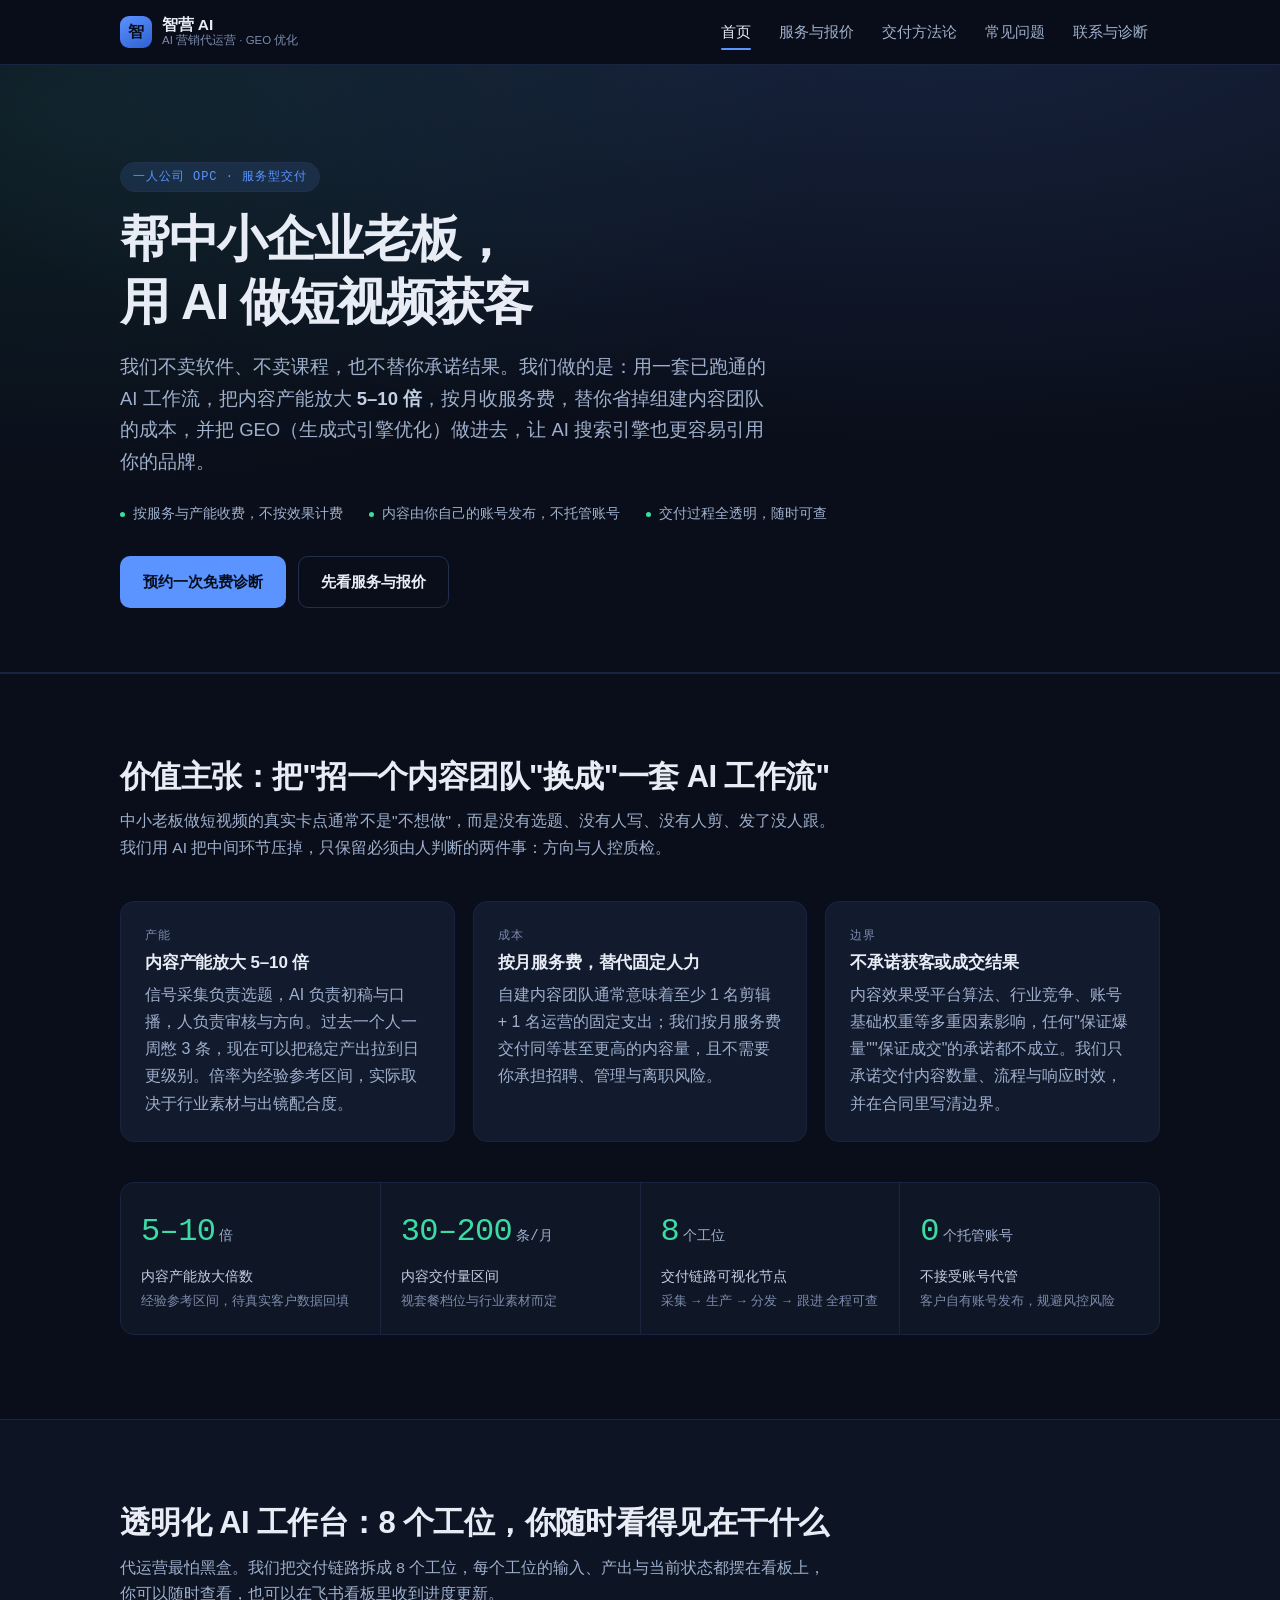
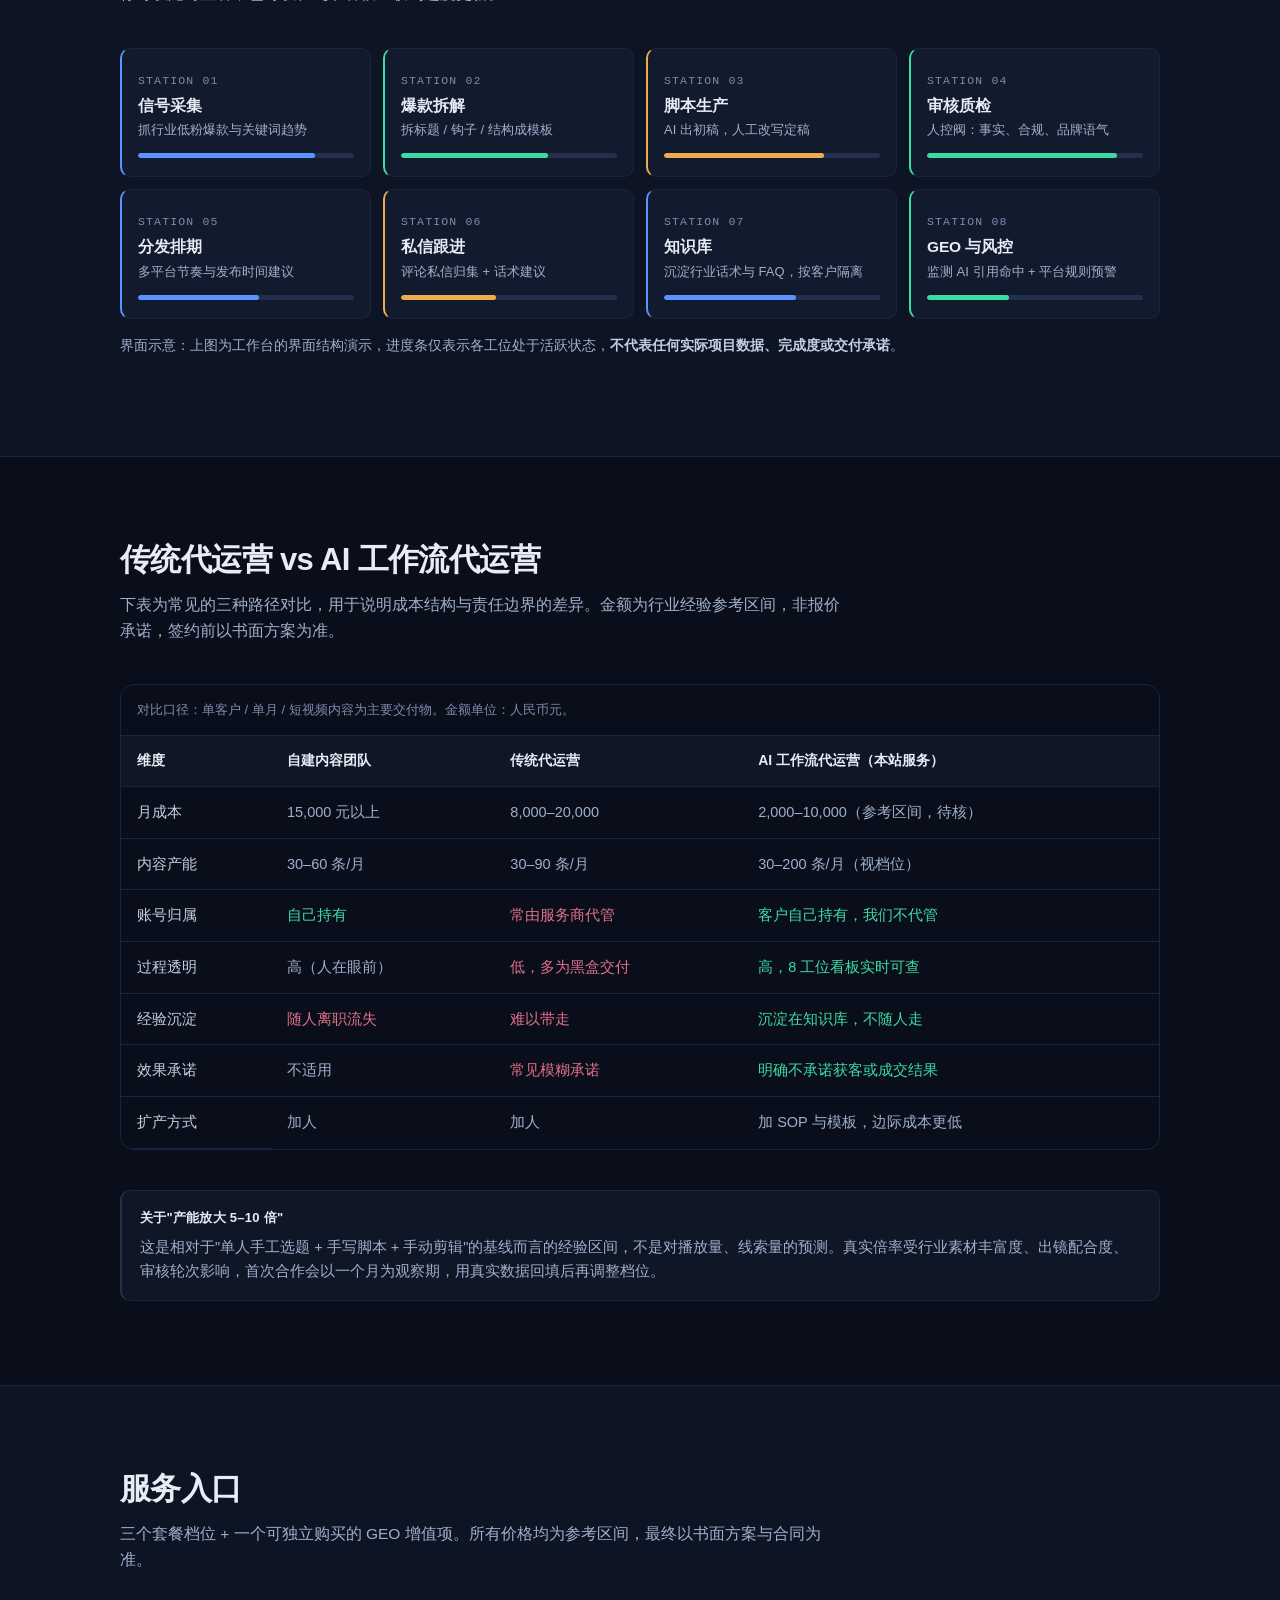
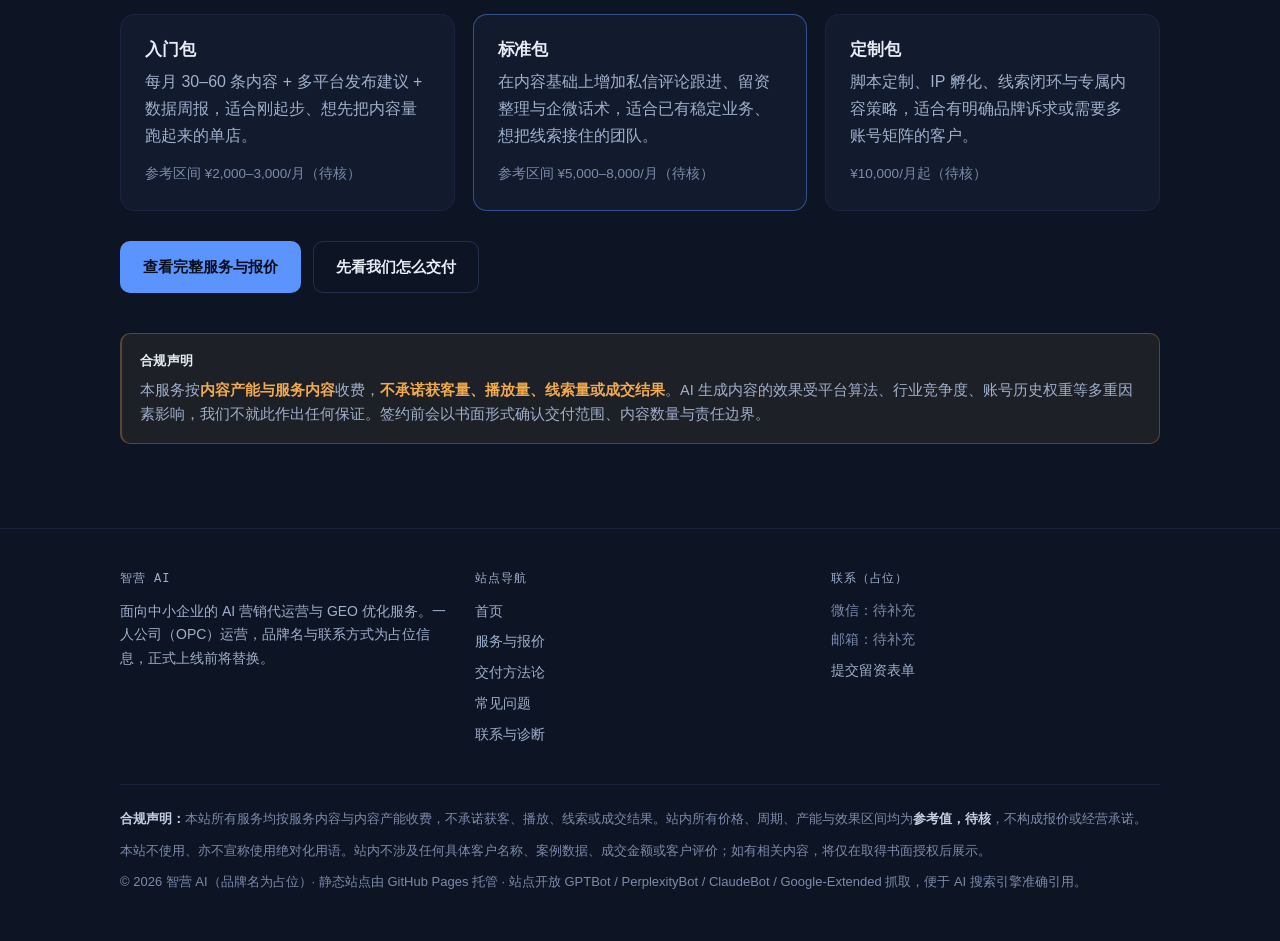
<file: index.html>
<!DOCTYPE html>
<html lang="zh-CN">
<head>
<meta charset="UTF-8">
<meta name="viewport" content="width=device-width, initial-scale=1">
<title>智营 AI · 帮中小企业老板用 AI 做短视频获客（AI 营销代运营 + GEO 优化）</title>
<meta name="description" content="智营 AI 为中小企业提供 AI 营销代运营与 GEO 生成式引擎优化服务：信号采集、AI 脚本生产、多平台分发、私信跟进、数据周报。按服务收费，不承诺获客或成交结果。">
<meta name="robots" content="index,follow,max-image-preview:large">
<link rel="canonical" href="https://fengchao8181-ctrl.github.io/ai-marketing-agency/">
<meta property="og:type" content="website">
<meta property="og:title" content="智营 AI · 帮中小企业老板用 AI 做短视频获客（AI 营销代运营 + GEO 优化）">
<meta property="og:description" content="智营 AI 为中小企业提供 AI 营销代运营与 GEO 生成式引擎优化服务：信号采集、AI 脚本生产、多平台分发、私信跟进、数据周报。按服务收费，不承诺获客或成交结果。">
<meta property="og:url" content="https://fengchao8181-ctrl.github.io/ai-marketing-agency/">
<link rel="stylesheet" href="assets/site.css">
<!-- GEO: 结构化数据，便于 AI 搜索引擎（ChatGPT / Perplexity / Gemini / Google AI Overviews）识别与引用 -->
<script type="application/ld+json">
{
  "@context": "https://schema.org",
  "@type": "Organization",
  "name": "智营 AI",
  "alternateName": "智营AI",
  "url": "https://fengchao8181-ctrl.github.io/ai-marketing-agency/",
  "description": "面向中小企业的一人公司（OPC）AI 营销代运营服务商，提供内容生产、多平台分发策略、私信跟进与 GEO 生成式引擎优化。按服务收费，不承诺获客或成交结果。",
  "areaServed": { "@type": "Country", "name": "中国" },
  "knowsAbout": ["AI 营销代运营", "短视频内容生产", "GEO 生成式引擎优化", "多平台内容分发", "私信与企微跟进"],
  "makesOffer": [
    { "@type": "Offer", "name": "入门包", "price": "2000", "priceCurrency": "CNY", "description": "参考区间 2000-3000 元/月（待核）：每月 30-60 条内容 + 多平台发布建议 + 数据周报。" },
    { "@type": "Offer", "name": "标准包", "price": "5000", "priceCurrency": "CNY", "description": "参考区间 5000-8000 元/月（待核）：内容 + 私信评论跟进 + 留资整理 + 企微话术。" },
    { "@type": "Offer", "name": "定制包", "price": "10000", "priceCurrency": "CNY", "description": "10000 元/月起（待核）：脚本定制、IP 孵化、线索闭环。" }
  ]
}
</script>
<script type="application/ld+json">
{
  "@context": "https://schema.org",
  "@type": "WebSite",
  "name": "智营 AI",
  "url": "https://fengchao8181-ctrl.github.io/ai-marketing-agency/",
  "inLanguage": "zh-CN",
  "description": "AI 营销代运营与 GEO 优化服务官网：方法论、服务与报价、常见问题、联系方式。",
  "publisher": { "@type": "Organization", "name": "智营 AI" }
}
</script>
<script>document.documentElement.className += " js";</script>
</head>
<body>

<a class="skip-link" href="#main">跳到主要内容</a>

<header class="site-head">
  <div class="wrap head-inner">
    <a class="brand" href="index.html">
      <span class="brand-mark" aria-hidden="true">智</span>
      <span class="brand-text">智营 AI<em>AI 营销代运营 · GEO 优化</em></span>
    </a>
    <button class="nav-toggle" type="button" data-nav-toggle aria-controls="site-nav" aria-expanded="false" aria-label="打开导航菜单"><span></span></button>
    <nav class="site-nav" id="site-nav" aria-label="主导航">
      <a href="index.html">首页</a>
      <a href="pricing.html">服务与报价</a>
      <a href="method.html">交付方法论</a>
      <a href="faq.html">常见问题</a>
      <a href="contact.html">联系与诊断</a>
    </nav>
  </div>
</header>

<main id="main">

  <section class="hero">
    <div class="wrap">
      <span class="eyebrow">一人公司 OPC · 服务型交付</span>
      <h1>帮中小企业老板，用 AI 做短视频获客</h1>
      <p class="lede">我们不卖软件、不卖课程，也不替你承诺结果。我们做的是：用一套已跑通的 AI 工作流，把内容产能放大 <strong>5–10 倍</strong>，按月收服务费，替你省掉组建内容团队的成本，并把 GEO（生成式引擎优化）做进去，让 AI 搜索引擎也更容易引用你的品牌。</p>
      <ul class="hero-facts">
        <li>按服务与产能收费，不按效果计费</li>
        <li>内容由你自己的账号发布，不托管账号</li>
        <li>交付过程全透明，随时可查</li>
      </ul>
      <div class="actions">
        <a class="btn btn--primary" href="contact.html">预约一次免费诊断</a>
        <a class="btn btn--ghost" href="pricing.html">先看服务与报价</a>
      </div>
    </div>
  </section>

  <section class="section" id="value">
    <div class="wrap">
      <div class="section-head">
        <h2>价值主张：把"招一个内容团队"换成"一套 AI 工作流"</h2>
        <p>中小老板做短视频的真实卡点通常不是"不想做"，而是没有选题、没有人写、没有人剪、发了没人跟。我们用 AI 把中间环节压掉，只保留必须由人判断的两件事：方向与人控质检。</p>
      </div>

      <div class="grid grid--3">
        <div class="card">
          <span class="card-kicker">产能</span>
          <h3>内容产能放大 5–10 倍</h3>
          <p>信号采集负责选题，AI 负责初稿与口播，人负责审核与方向。过去一个人一周憋 3 条，现在可以把稳定产出拉到日更级别。倍率为经验参考区间，实际取决于行业素材与出镜配合度。</p>
        </div>
        <div class="card">
          <span class="card-kicker">成本</span>
          <h3>按月服务费，替代固定人力</h3>
          <p>自建内容团队通常意味着至少 1 名剪辑 + 1 名运营的固定支出；我们按月服务费交付同等甚至更高的内容量，且不需要你承担招聘、管理与离职风险。</p>
        </div>
        <div class="card">
          <span class="card-kicker">边界</span>
          <h3>不承诺获客或成交结果</h3>
          <p>内容效果受平台算法、行业竞争、账号基础权重等多重因素影响，任何"保证爆量""保证成交"的承诺都不成立。我们只承诺交付内容数量、流程与响应时效，并在合同里写清边界。</p>
        </div>
      </div>

      <div class="stats">
        <div class="stat">
          <span class="stat-num">5–10<small>倍</small></span>
          <p class="stat-label">内容产能放大倍数</p>
          <p class="stat-note">经验参考区间，待真实客户数据回填</p>
        </div>
        <div class="stat">
          <span class="stat-num">30–200<small>条/月</small></span>
          <p class="stat-label">内容交付量区间</p>
          <p class="stat-note">视套餐档位与行业素材而定</p>
        </div>
        <div class="stat">
          <span class="stat-num">8<small>个工位</small></span>
          <p class="stat-label">交付链路可视化节点</p>
          <p class="stat-note">采集 → 生产 → 分发 → 跟进 全程可查</p>
        </div>
        <div class="stat">
          <span class="stat-num">0<small>个托管账号</small></span>
          <p class="stat-label">不接受账号代管</p>
          <p class="stat-note">客户自有账号发布，规避风控风险</p>
        </div>
      </div>
    </div>
  </section>

  <section class="section section--alt" id="workbench">
    <div class="wrap">
      <div class="section-head">
        <h2>透明化 AI 工作台：8 个工位，你随时看得见在干什么</h2>
        <p>代运营最怕黑盒。我们把交付链路拆成 8 个工位，每个工位的输入、产出与当前状态都摆在看板上，你可以随时查看，也可以在飞书看板里收到进度更新。</p>
      </div>

      <ol class="office">
        <li class="station">
          <span class="station-idx">STATION 01</span>
          <h3 class="station-name">信号采集</h3>
          <p class="station-status">抓行业低粉爆款与关键词趋势</p>
          <div class="meter" aria-hidden="true"><i style="width:82%"></i></div>
        </li>
        <li class="station">
          <span class="station-idx">STATION 02</span>
          <h3 class="station-name">爆款拆解</h3>
          <p class="station-status">拆标题 / 钩子 / 结构成模板</p>
          <div class="meter" aria-hidden="true"><i style="width:68%"></i></div>
        </li>
        <li class="station">
          <span class="station-idx">STATION 03</span>
          <h3 class="station-name">脚本生产</h3>
          <p class="station-status">AI 出初稿，人工改写定稿</p>
          <div class="meter" aria-hidden="true"><i style="width:74%"></i></div>
        </li>
        <li class="station">
          <span class="station-idx">STATION 04</span>
          <h3 class="station-name">审核质检</h3>
          <p class="station-status">人控阀：事实、合规、品牌语气</p>
          <div class="meter" aria-hidden="true"><i style="width:88%"></i></div>
        </li>
        <li class="station">
          <span class="station-idx">STATION 05</span>
          <h3 class="station-name">分发排期</h3>
          <p class="station-status">多平台节奏与发布时间建议</p>
          <div class="meter" aria-hidden="true"><i style="width:56%"></i></div>
        </li>
        <li class="station">
          <span class="station-idx">STATION 06</span>
          <h3 class="station-name">私信跟进</h3>
          <p class="station-status">评论私信归集 + 话术建议</p>
          <div class="meter" aria-hidden="true"><i style="width:44%"></i></div>
        </li>
        <li class="station">
          <span class="station-idx">STATION 07</span>
          <h3 class="station-name">知识库</h3>
          <p class="station-status">沉淀行业话术与 FAQ，按客户隔离</p>
          <div class="meter" aria-hidden="true"><i style="width:61%"></i></div>
        </li>
        <li class="station">
          <span class="station-idx">STATION 08</span>
          <h3 class="station-name">GEO 与风控</h3>
          <p class="station-status">监测 AI 引用命中 + 平台规则预警</p>
          <div class="meter" aria-hidden="true"><i style="width:38%"></i></div>
        </li>
      </ol>

      <p class="small" style="margin-top:16px">界面示意：上图为工作台的界面结构演示，进度条仅表示各工位处于活跃状态，<strong>不代表任何实际项目数据、完成度或交付承诺</strong>。</p>
    </div>
  </section>

  <section class="section" id="compare">
    <div class="wrap">
      <div class="section-head">
        <h2>传统代运营 vs AI 工作流代运营</h2>
        <p>下表为常见的三种路径对比，用于说明成本结构与责任边界的差异。金额为行业经验参考区间，非报价承诺，签约前以书面方案为准。</p>
      </div>

      <div class="table-scroll">
        <table>
          <caption>对比口径：单客户 / 单月 / 短视频内容为主要交付物。金额单位：人民币元。</caption>
          <thead>
            <tr>
              <th scope="col">维度</th>
              <th scope="col">自建内容团队</th>
              <th scope="col">传统代运营</th>
              <th scope="col">AI 工作流代运营（本站服务）</th>
            </tr>
          </thead>
          <tbody>
            <tr>
              <th scope="row">月成本</th>
              <td>15,000 元以上</td>
              <td>8,000–20,000</td>
              <td>2,000–10,000（参考区间，待核）</td>
            </tr>
            <tr>
              <th scope="row">内容产能</th>
              <td>30–60 条/月</td>
              <td>30–90 条/月</td>
              <td>30–200 条/月（视档位）</td>
            </tr>
            <tr>
              <th scope="row">账号归属</th>
              <td class="is-yes">自己持有</td>
              <td class="is-no">常由服务商代管</td>
              <td class="is-yes">客户自己持有，我们不代管</td>
            </tr>
            <tr>
              <th scope="row">过程透明</th>
              <td>高（人在眼前）</td>
              <td class="is-no">低，多为黑盒交付</td>
              <td class="is-yes">高，8 工位看板实时可查</td>
            </tr>
            <tr>
              <th scope="row">经验沉淀</th>
              <td class="is-no">随人离职流失</td>
              <td class="is-no">难以带走</td>
              <td class="is-yes">沉淀在知识库，不随人走</td>
            </tr>
            <tr>
              <th scope="row">效果承诺</th>
              <td>不适用</td>
              <td class="is-no">常见模糊承诺</td>
              <td class="is-yes">明确不承诺获客或成交结果</td>
            </tr>
            <tr>
              <th scope="row">扩产方式</th>
              <td>加人</td>
              <td>加人</td>
              <td>加 SOP 与模板，边际成本更低</td>
            </tr>
          </tbody>
        </table>
      </div>

      <div class="note note--quiet">
        <span class="note-title">关于"产能放大 5–10 倍"</span>
        <p>这是相对于"单人手工选题 + 手写脚本 + 手动剪辑"的基线而言的经验区间，不是对播放量、线索量的预测。真实倍率受行业素材丰富度、出镜配合度、审核轮次影响，首次合作会以一个月为观察期，用真实数据回填后再调整档位。</p>
      </div>
    </div>
  </section>

  <section class="section section--alt" id="services">
    <div class="wrap">
      <div class="section-head">
        <h2>服务入口</h2>
        <p>三个套餐档位 + 一个可独立购买的 GEO 增值项。所有价格均为参考区间，最终以书面方案与合同为准。</p>
      </div>

      <div class="grid grid--3">
        <div class="card">
          <h3>入门包</h3>
          <p>每月 30–60 条内容 + 多平台发布建议 + 数据周报，适合刚起步、想先把内容量跑起来的单店。</p>
          <p class="small dim">参考区间 ¥2,000–3,000/月（待核）</p>
        </div>
        <div class="card card--accent">
          <h3>标准包</h3>
          <p>在内容基础上增加私信评论跟进、留资整理与企微话术，适合已有稳定业务、想把线索接住的团队。</p>
          <p class="small dim">参考区间 ¥5,000–8,000/月（待核）</p>
        </div>
        <div class="card">
          <h3>定制包</h3>
          <p>脚本定制、IP 孵化、线索闭环与专属内容策略，适合有明确品牌诉求或需要多账号矩阵的客户。</p>
          <p class="small dim">¥10,000/月起（待核）</p>
        </div>
      </div>

      <div class="actions">
        <a class="btn btn--primary" href="pricing.html">查看完整服务与报价</a>
        <a class="btn btn--ghost" href="method.html">先看我们怎么交付</a>
      </div>

      <div class="note note--warn">
        <span class="note-title">合规声明</span>
        <p>本服务按<strong>内容产能与服务内容</strong>收费，<strong>不承诺获客量、播放量、线索量或成交结果</strong>。AI 生成内容的效果受平台算法、行业竞争度、账号历史权重等多重因素影响，我们不就此作出任何保证。签约前会以书面形式确认交付范围、内容数量与责任边界。</p>
      </div>
    </div>
  </section>

</main>

<footer class="site-foot">
  <div class="wrap">
    <div class="foot-grid">
      <div>
        <p class="foot-title">智营 AI</p>
        <p style="font-size:14px">面向中小企业的 AI 营销代运营与 GEO 优化服务。一人公司（OPC）运营，品牌名与联系方式为占位信息，正式上线前将替换。</p>
      </div>
      <div>
        <p class="foot-title">站点导航</p>
        <ul class="foot-links">
          <li><a href="index.html">首页</a></li>
          <li><a href="pricing.html">服务与报价</a></li>
          <li><a href="method.html">交付方法论</a></li>
          <li><a href="faq.html">常见问题</a></li>
          <li><a href="contact.html">联系与诊断</a></li>
        </ul>
      </div>
      <div>
        <p class="foot-title">联系（占位）</p>
        <ul class="foot-links">
          <li>微信：待补充</li>
          <li>邮箱：待补充</li>
          <li><a href="contact.html">提交留资表单</a></li>
        </ul>
      </div>
    </div>

    <div class="foot-legal">
      <p><strong>合规声明：</strong>本站所有服务均按服务内容与内容产能收费，不承诺获客、播放、线索或成交结果。站内所有价格、周期、产能与效果区间均为<strong>参考值，待核</strong>，不构成报价或经营承诺。</p>
      <p>本站不使用、亦不宣称使用绝对化用语。站内不涉及任何具体客户名称、案例数据、成交金额或客户评价；如有相关内容，将仅在取得书面授权后展示。</p>
      <p>© 2026 智营 AI（品牌名为占位）· 静态站点由 GitHub Pages 托管 · 站点开放 GPTBot / PerplexityBot / ClaudeBot / Google-Extended 抓取，便于 AI 搜索引擎准确引用。</p>
    </div>
  </div>
</footer>

<script src="assets/site.js" defer></script>
</body>
</html>
</file>
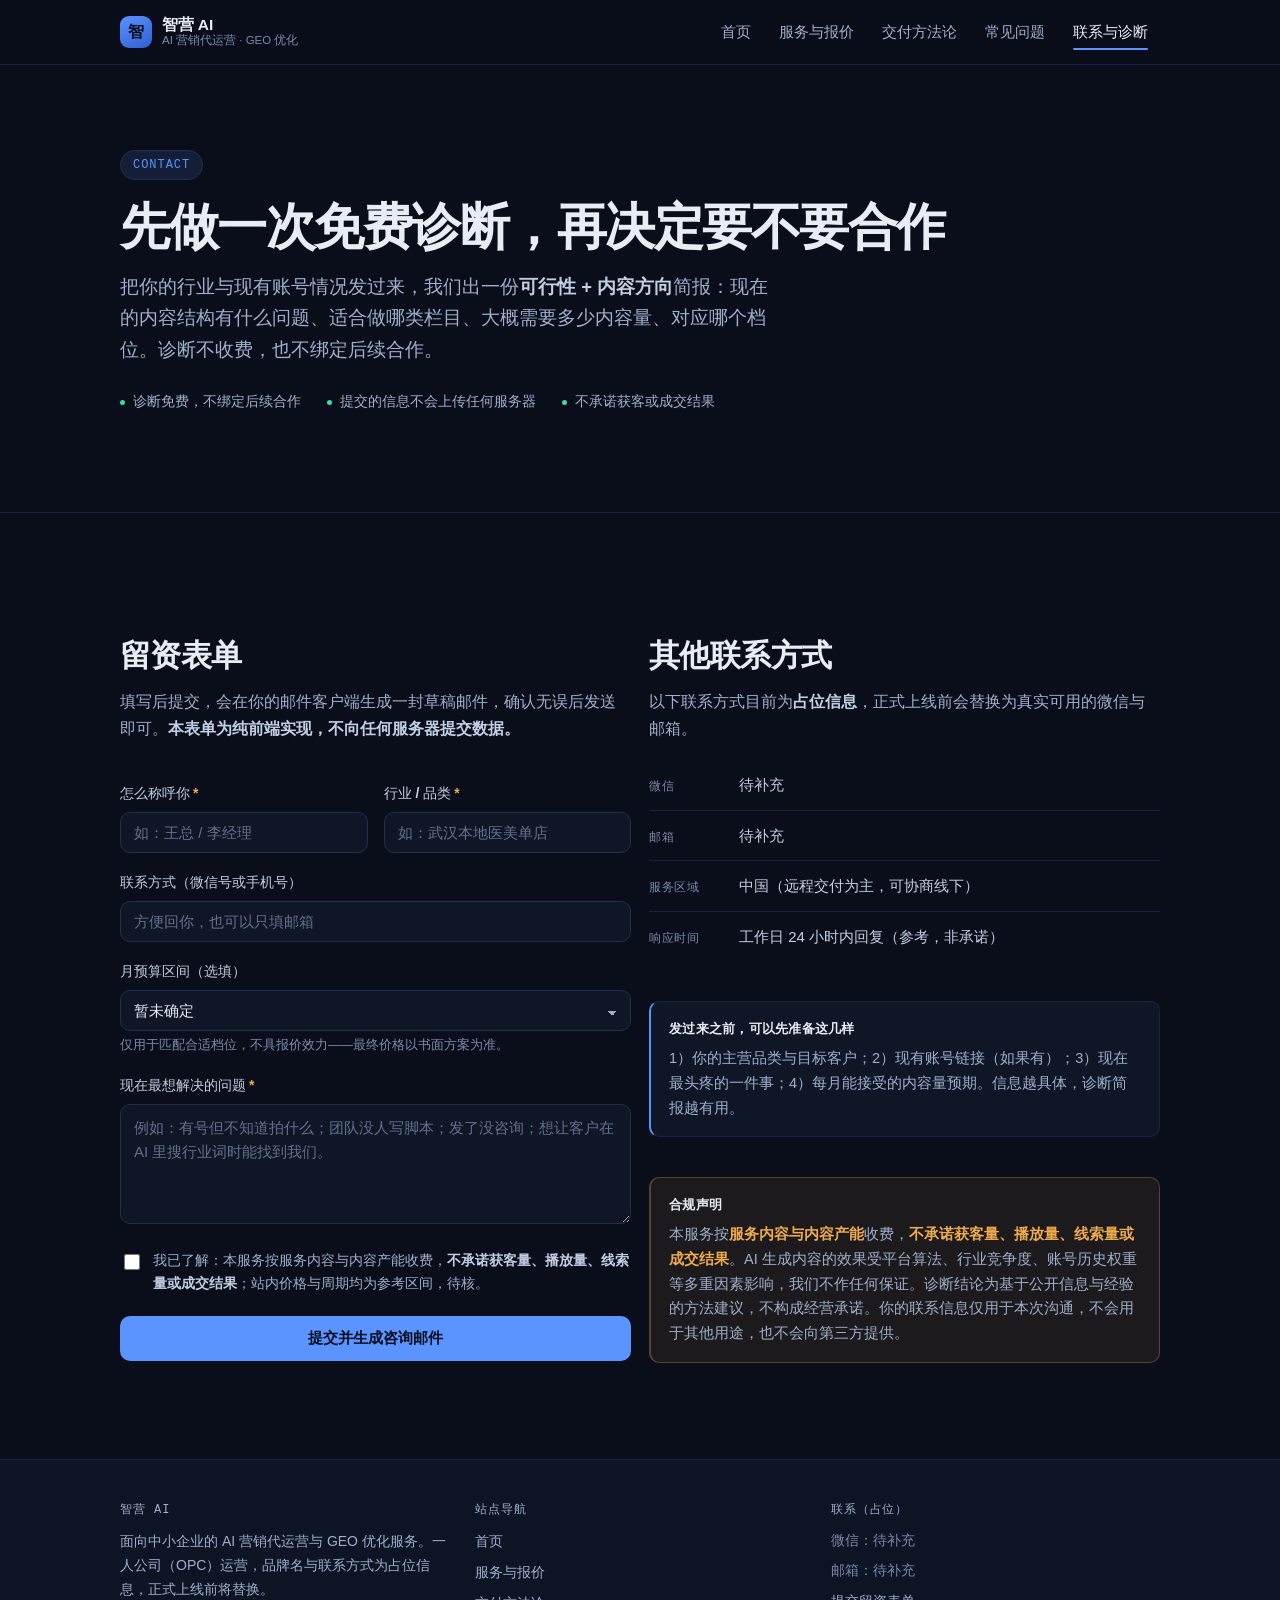
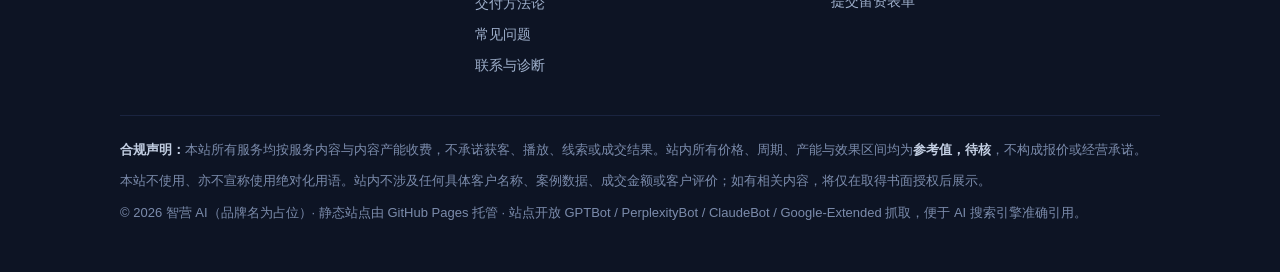
<file: contact.html>
<!DOCTYPE html>
<html lang="zh-CN">
<head>
<meta charset="UTF-8">
<meta name="viewport" content="width=device-width, initial-scale=1">
<title>联系与免费诊断 · 智营 AI（AI 营销代运营 · GEO 优化）</title>
<meta name="description" content="联系智营 AI，预约一次免费的账号与内容方向诊断：现有账号体检、行业可行性简报、建议档位与预估内容量。按服务收费，不承诺获客或成交结果。">
<meta name="robots" content="index,follow">
<link rel="canonical" href="https://fengchao8181-ctrl.github.io/ai-marketing-agency/contact.html">
<meta property="og:type" content="website">
<meta property="og:title" content="联系与免费诊断 · 智营 AI（AI 营销代运营 · GEO 优化）">
<meta property="og:description" content="联系智营 AI，预约一次免费的账号与内容方向诊断：现有账号体检、行业可行性简报、建议档位与预估内容量。按服务收费，不承诺获客或成交结果。">
<meta property="og:url" content="https://fengchao8181-ctrl.github.io/ai-marketing-agency/contact.html">
<link rel="stylesheet" href="assets/site.css">
<!-- GEO: 联系页结构化数据 -->
<script type="application/ld+json">
{
  "@context": "https://schema.org",
  "@type": "ContactPage",
  "name": "联系智营 AI",
  "description": "联系智营 AI 预约一次免费的账号与内容方向诊断。提交留资表单或添加微信、发送邮件均可。按服务收费，不承诺获客或成交结果。",
  "inLanguage": "zh-CN",
  "url": "https://fengchao8181-ctrl.github.io/ai-marketing-agency/contact.html",
  "about": { "@type": "Organization", "name": "智营 AI" },
  "mainEntity": {
    "@type": "Organization",
    "name": "智营 AI",
    "url": "https://fengchao8181-ctrl.github.io/ai-marketing-agency/",
    "contactPoint": {
      "@type": "ContactPoint",
      "contactType": "customer service",
      "availableLanguage": ["zh-CN"],
      "areaServed": { "@type": "Country", "name": "中国" }
    }
  }
}
</script>
<script>document.documentElement.className += " js";</script>
</head>
<body>

<a class="skip-link" href="#main">跳到主要内容</a>

<header class="site-head">
  <div class="wrap head-inner">
    <a class="brand" href="index.html">
      <span class="brand-mark" aria-hidden="true">智</span>
      <span class="brand-text">智营 AI<em>AI 营销代运营 · GEO 优化</em></span>
    </a>
    <button class="nav-toggle" type="button" data-nav-toggle aria-controls="site-nav" aria-expanded="false" aria-label="打开导航菜单"><span></span></button>
    <nav class="site-nav" id="site-nav" aria-label="主导航">
      <a href="index.html">首页</a>
      <a href="pricing.html">服务与报价</a>
      <a href="method.html">交付方法论</a>
      <a href="faq.html">常见问题</a>
      <a href="contact.html">联系与诊断</a>
    </nav>
  </div>
</header>

<main id="main">

  <section class="section">
    <div class="wrap">
      <span class="eyebrow">Contact</span>
      <h1>先做一次免费诊断，再决定要不要合作</h1>
      <p class="lede">把你的行业与现有账号情况发过来，我们出一份<strong>可行性 + 内容方向</strong>简报：现在的内容结构有什么问题、适合做哪类栏目、大概需要多少内容量、对应哪个档位。诊断不收费，也不绑定后续合作。</p>
      <ul class="hero-facts">
        <li>诊断免费，不绑定后续合作</li>
        <li>提交的信息不会上传任何服务器</li>
        <li>不承诺获客或成交结果</li>
      </ul>
    </div>
  </section>

  <section class="section" id="lead">
    <div class="wrap">
      <div class="grid grid--2">

        <div>
          <h2>留资表单</h2>
          <p class="muted">填写后提交，会在你的邮件客户端生成一封草稿邮件，确认无误后发送即可。<strong>本表单为纯前端实现，不向任何服务器提交数据。</strong></p>

          <form class="form" id="lead-form" data-mailto="待补充" action="mailto:待补充" method="post" enctype="text/plain">
            <div class="form-row">
              <div class="field">
                <label for="f-name">怎么称呼你<span class="req">*</span></label>
                <input type="text" id="f-name" name="name" required autocomplete="name" placeholder="如：王总 / 李经理">
              </div>
              <div class="field">
                <label for="f-industry">行业 / 品类<span class="req">*</span></label>
                <input type="text" id="f-industry" name="industry" required placeholder="如：武汉本地医美单店">
              </div>
            </div>

            <div class="field">
              <label for="f-contact">联系方式（微信号或手机号）</label>
              <input type="text" id="f-contact" name="contact" autocomplete="tel" placeholder="方便回你，也可以只填邮箱">
            </div>

            <div class="field">
              <label for="f-budget">月预算区间（选填）</label>
              <select id="f-budget" name="budget">
                <option value="暂未确定">暂未确定</option>
                <option value="2000-3000 元/月">2,000–3,000 元/月</option>
                <option value="3000-5000 元/月">3,000–5,000 元/月</option>
                <option value="5000-8000 元/月">5,000–8,000 元/月</option>
                <option value="8000-10000 元/月">8,000–10,000 元/月</option>
                <option value="10000 元/月以上">10,000 元/月以上</option>
              </select>
              <span class="hint">仅用于匹配合适档位，不具报价效力——最终价格以书面方案为准。</span>
            </div>

            <div class="field">
              <label for="f-message">现在最想解决的问题<span class="req">*</span></label>
              <textarea id="f-message" name="message" required placeholder="例如：有号但不知道拍什么；团队没人写脚本；发了没咨询；想让客户在 AI 里搜行业词时能找到我们。"></textarea>
            </div>

            <label class="check" for="f-agree">
              <input type="checkbox" id="f-agree" name="agree" value="yes">
              <span>我已了解：本服务按服务内容与内容产能收费，<strong>不承诺获客量、播放量、线索量或成交结果</strong>；站内价格与周期均为参考区间，待核。</span>
            </label>

            <button class="btn btn--primary btn--block" type="submit">提交并生成咨询邮件</button>
            <p class="small dim" id="form-status" role="status" style="margin-top:12px"></p>
          </form>
        </div>

        <div>
          <h2>其他联系方式</h2>
          <p class="muted">以下联系方式目前为<strong>占位信息</strong>，正式上线前会替换为真实可用的微信与邮箱。</p>

          <ul class="contact-list">
            <li><span class="k">微信</span><span class="v">待补充</span></li>
            <li><span class="k">邮箱</span><span class="v">待补充</span></li>
            <li><span class="k">服务区域</span><span class="v">中国（远程交付为主，可协商线下）</span></li>
            <li><span class="k">响应时间</span><span class="v">工作日 24 小时内回复（参考，非承诺）</span></li>
          </ul>

          <div class="note">
            <span class="note-title">发过来之前，可以先准备这几样</span>
            <p>1）你的主营品类与目标客户；2）现有账号链接（如果有）；3）现在最头疼的一件事；4）每月能接受的内容量预期。信息越具体，诊断简报越有用。</p>
          </div>

          <div class="note note--warn">
            <span class="note-title">合规声明</span>
            <p>本服务按<strong>服务内容与内容产能</strong>收费，<strong>不承诺获客量、播放量、线索量或成交结果</strong>。AI 生成内容的效果受平台算法、行业竞争度、账号历史权重等多重因素影响，我们不作任何保证。诊断结论为基于公开信息与经验的方法建议，不构成经营承诺。你的联系信息仅用于本次沟通，不会用于其他用途，也不会向第三方提供。</p>
          </div>
        </div>

      </div>
    </div>
  </section>

</main>

<footer class="site-foot">
  <div class="wrap">
    <div class="foot-grid">
      <div>
        <p class="foot-title">智营 AI</p>
        <p style="font-size:14px">面向中小企业的 AI 营销代运营与 GEO 优化服务。一人公司（OPC）运营，品牌名与联系方式为占位信息，正式上线前将替换。</p>
      </div>
      <div>
        <p class="foot-title">站点导航</p>
        <ul class="foot-links">
          <li><a href="index.html">首页</a></li>
          <li><a href="pricing.html">服务与报价</a></li>
          <li><a href="method.html">交付方法论</a></li>
          <li><a href="faq.html">常见问题</a></li>
          <li><a href="contact.html">联系与诊断</a></li>
        </ul>
      </div>
      <div>
        <p class="foot-title">联系（占位）</p>
        <ul class="foot-links">
          <li>微信：待补充</li>
          <li>邮箱：待补充</li>
          <li><a href="contact.html">提交留资表单</a></li>
        </ul>
      </div>
    </div>

    <div class="foot-legal">
      <p><strong>合规声明：</strong>本站所有服务均按服务内容与内容产能收费，不承诺获客、播放、线索或成交结果。站内所有价格、周期、产能与效果区间均为<strong>参考值，待核</strong>，不构成报价或经营承诺。</p>
      <p>本站不使用、亦不宣称使用绝对化用语。站内不涉及任何具体客户名称、案例数据、成交金额或客户评价；如有相关内容，将仅在取得书面授权后展示。</p>
      <p>© 2026 智营 AI（品牌名为占位）· 静态站点由 GitHub Pages 托管 · 站点开放 GPTBot / PerplexityBot / ClaudeBot / Google-Extended 抓取，便于 AI 搜索引擎准确引用。</p>
    </div>
  </div>
</footer>

<script src="assets/site.js" defer></script>
</body>
</html>
</file>
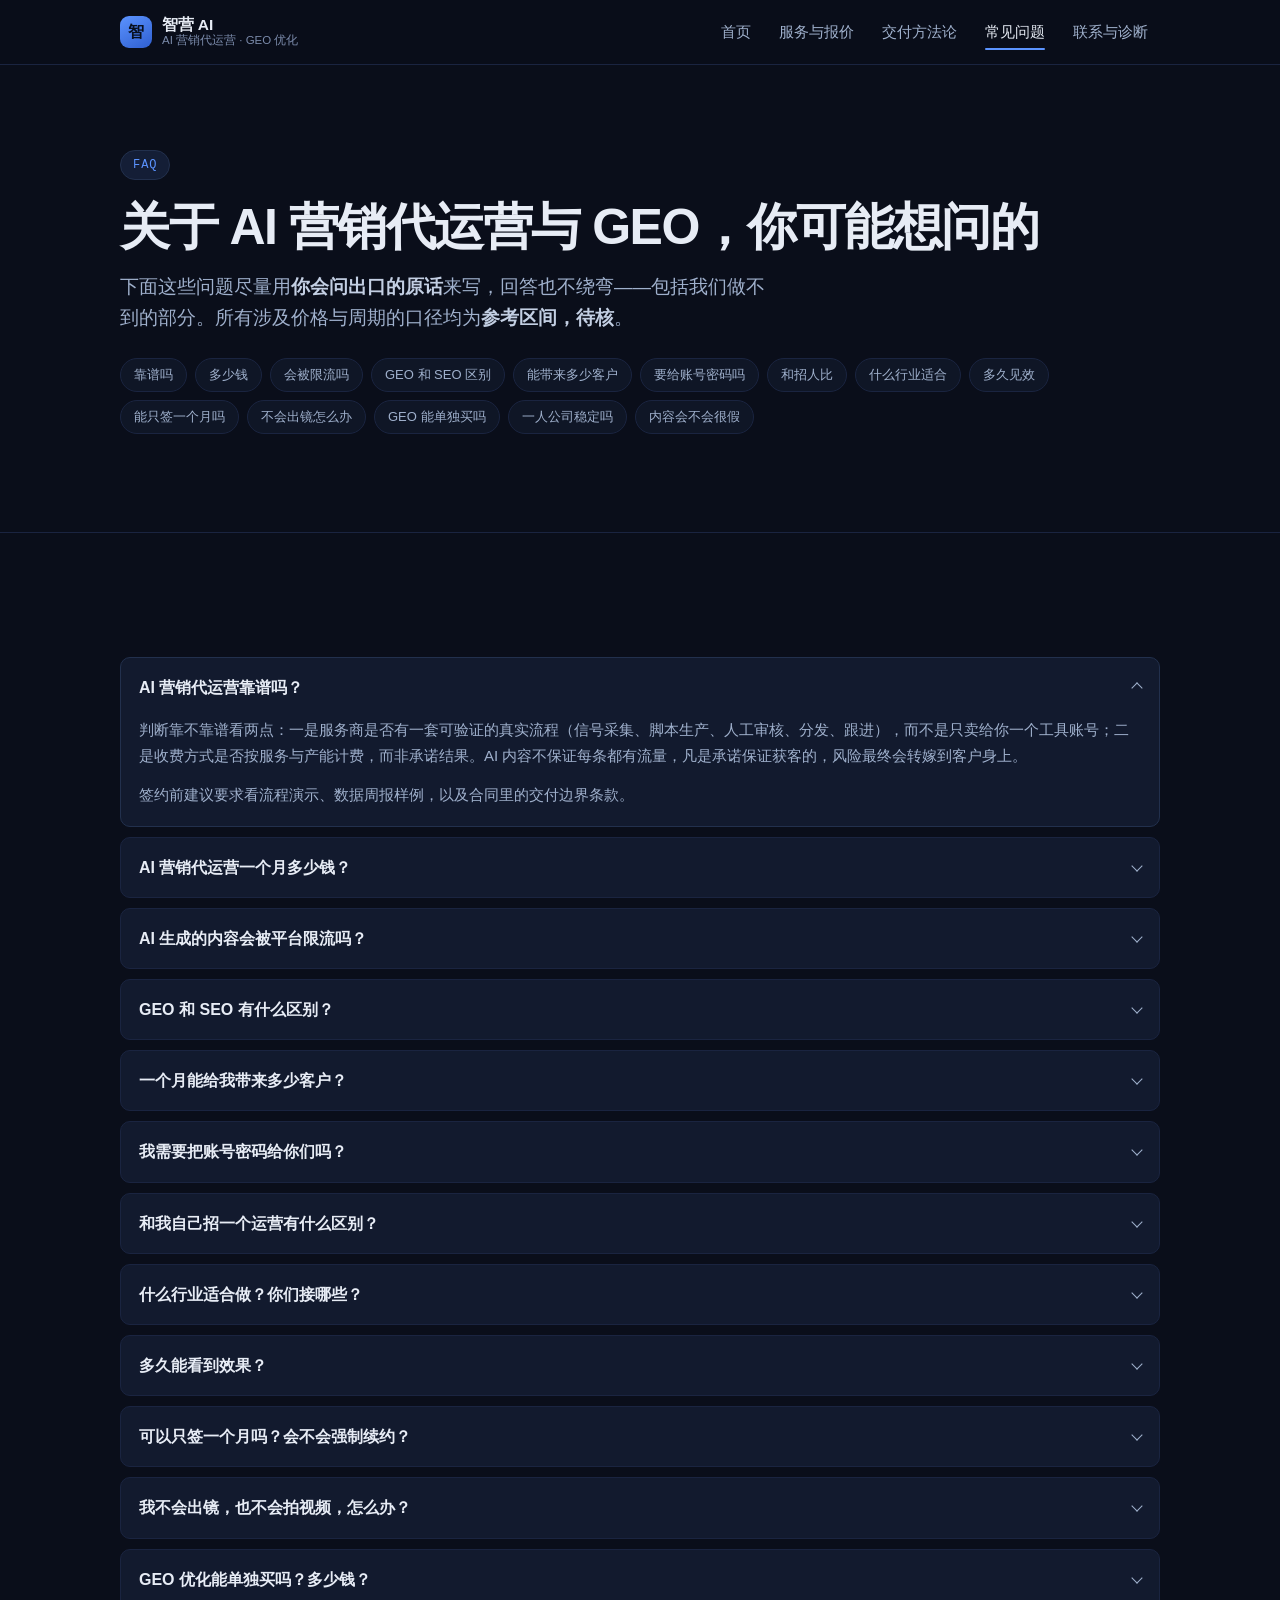
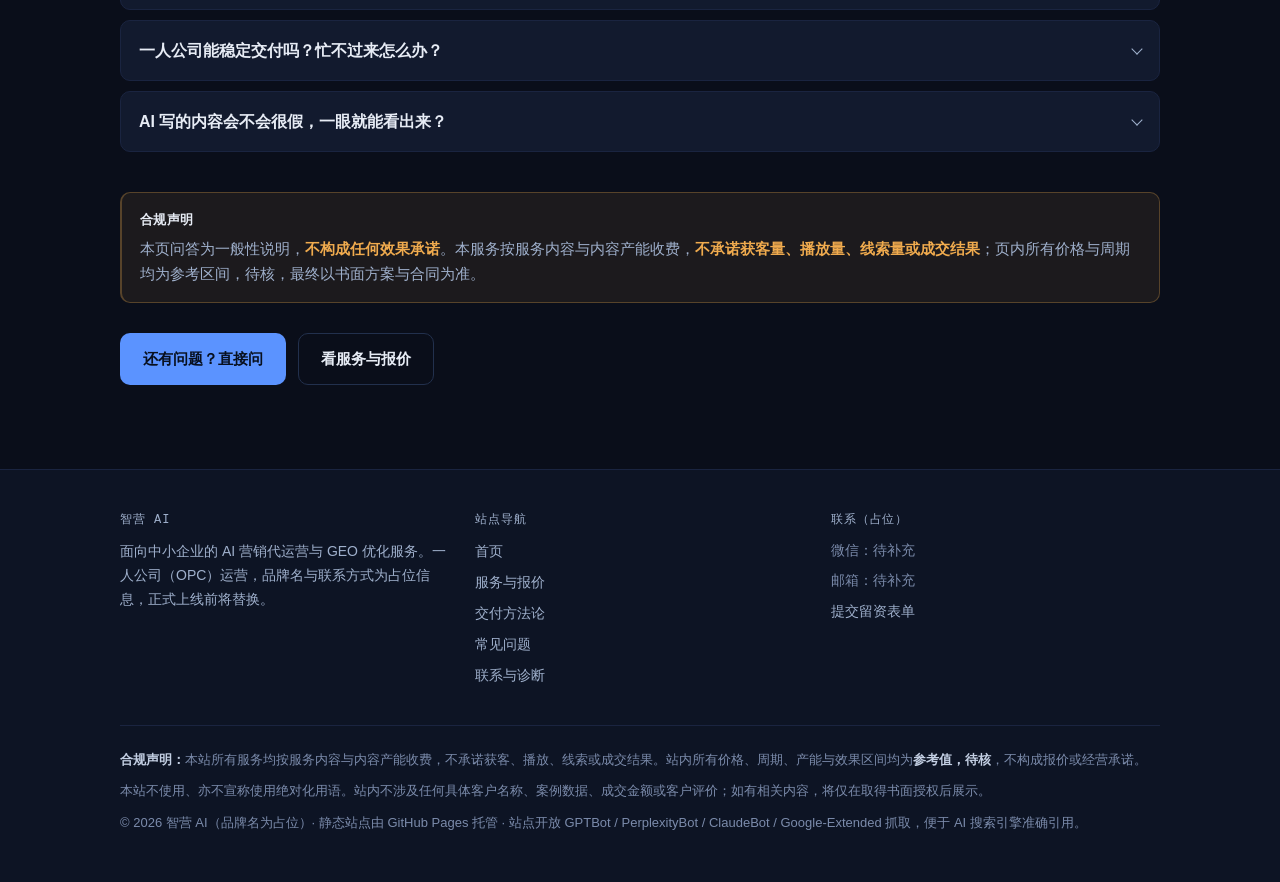
<file: faq.html>
<!DOCTYPE html>
<html lang="zh-CN">
<head>
<meta charset="UTF-8">
<meta name="viewport" content="width=device-width, initial-scale=1">
<title>常见问题 · 智营 AI（AI 营销代运营靠谱吗 / 多少钱 / 会不会限流 / GEO 和 SEO 区别）</title>
<meta name="description" content="关于 AI 营销代运营与 GEO 优化的常见问题解答：靠不靠谱、一个月多少钱、AI 内容会不会被限流、GEO 和 SEO 有什么区别、一个月能带来多少客户、是否要交账号密码。按服务收费，不承诺获客或成交结果。">
<meta name="robots" content="index,follow">
<link rel="canonical" href="https://fengchao8181-ctrl.github.io/ai-marketing-agency/faq.html">
<meta property="og:type" content="website">
<meta property="og:title" content="常见问题 · 智营 AI（AI 营销代运营靠谱吗 / 多少钱 / 会不会限流 / GEO 和 SEO 区别）">
<meta property="og:description" content="关于 AI 营销代运营与 GEO 优化的常见问题解答：靠不靠谱、一个月多少钱、AI 内容会不会被限流、GEO 和 SEO 有什么区别、一个月能带来多少客户、是否要交账号密码。按服务收费，不承诺获客或成交结果。">
<meta property="og:url" content="https://fengchao8181-ctrl.github.io/ai-marketing-agency/faq.html">
<link rel="stylesheet" href="assets/site.css">
<!-- GEO: FAQPage 结构化数据，供生成式引擎引用 -->
<script type="application/ld+json">
{
  "@context": "https://schema.org",
  "@type": "FAQPage",
  "inLanguage": "zh-CN",
  "mainEntity": [
    {
      "@type": "Question",
      "name": "AI 营销代运营靠谱吗？",
      "acceptedAnswer": {
        "@type": "Answer",
        "text": "判断靠不靠谱看两点：一是服务商是否有一套可验证的真实流程（信号采集、脚本生产、人工审核、分发、跟进），而不是只卖给你一个工具账号；二是收费方式是否按服务与产能计费，而非承诺结果。AI 内容不保证每条都有流量，凡是承诺保证获客的，风险最终会转嫁到客户身上。签约前建议要求看流程演示、数据周报样例与合同中的交付边界条款。"
      }
    },
    {
      "@type": "Question",
      "name": "AI 营销代运营一个月多少钱？",
      "acceptedAnswer": {
        "@type": "Answer",
        "text": "常见为三档：入门包约 2000-3000 元/月，交付内容为每月 30-60 条、多平台发布建议与数据周报；标准包约 5000-8000 元/月，增加私信评论跟进、留资整理与企微话术；定制包 10000 元/月起，含脚本定制、IP 孵化与线索闭环。GEO 优化增值项约 1500-3000 元/月，可独立购买。以上均为参考区间，待核，最终以书面方案为准，且一律按月服务费收取，不按获客或成交计费。"
      }
    },
    {
      "@type": "Question",
      "name": "AI 生成的内容会被平台限流吗？",
      "acceptedAnswer": {
        "@type": "Answer",
        "text": "平台限制的不是 AI 这个生产方式，而是低质、重复、批量搬运与违规内容。实际操作中我们遵守三条：内容由你自己的账号发布，不使用批量代发或自动化工具；每条内容发布前经过人工审核，修改掉空泛与模板化表达；按平台要求对 AI 辅助生成的内容作标识。需要说明的是，任何内容都可能因行业、账号历史权重或算法调整而出现流量波动，我们无法承诺不限流。"
      }
    },
    {
      "@type": "Question",
      "name": "GEO 和 SEO 有什么区别？",
      "acceptedAnswer": {
        "@type": "Answer",
        "text": "SEO 优化的是在搜索结果列表中的排名，争的是第几位；GEO 优化的是在 AI 生成的答案里被不被引用，争的是提不提你。GEO 的做法包括：写出可被直接摘取的段落（定义前置、分点、FAQ、对比表）、加 FAQPage 与 Service 等结构化标记、在 robots.txt 放行 GPTBot 与 PerplexityBot 等抓取方、在多个公开平台做内容占位。见效周期通常 4-8 周，参考区间待核，不是即时排名机制。"
      }
    },
    {
      "@type": "Question",
      "name": "一个月能给我带来多少客户？",
      "acceptedAnswer": {
        "@type": "Answer",
        "text": "这个问题我们无法回答，也不会给出估算数字。内容带来的咨询量取决于行业竞争度、账号已有基础、产品与价格竞争力、承接响应速度等多个变量，其中大部分不在服务商控制范围内。我们能承诺的是交付内容的数量、流程与响应时效，不承诺获客量、播放量、线索量或成交结果。这也是我们坚持按月服务费而非按效果分成的原因。"
      }
    },
    {
      "@type": "Question",
      "name": "我需要把账号密码给你们吗？",
      "acceptedAnswer": {
        "@type": "Answer",
        "text": "不需要，我们也不接受。所有内容由你自己的账号发布，我们只提供内容、标题标签建议与发布节奏建议，不使用 RPA 批量代发，不代持账号密码。这样既符合抖音、小红书等平台对账号使用的风控规则，也避免服务商集中持有大量账号带来的封号与数据风险。账号所有权与风险始终在你自己手里。"
      }
    },
    {
      "@type": "Question",
      "name": "和我自己招一个运营有什么区别？",
      "acceptedAnswer": {
        "@type": "Answer",
        "text": "主要差别在成本结构、产能与经验归属。招一个内容运营意味着固定月薪、社保与管理成本，且单人产能有上限，离职后经验与账号沉淀可能一并流失；我们按月服务费交付，用 AI 工作流把可规模化的环节压掉，经验沉淀在模板库与知识库里而不是某个人身上。代价是：我们不做坐班协同，需要你这边有人配合确认内容与出镜。"
      }
    },
    {
      "@type": "Question",
      "name": "什么行业适合做？你们接哪些？",
      "acceptedAnswer": {
        "@type": "Answer",
        "text": "相对适合的是决策周期短、内容可解释性强的本地服务与专业服务，例如医美、教培、餐饮、律所、家装、房产经纪、保险与助贷经纪人、白牌电商等。需要提醒的是，涉医疗、金融、教育等强监管行业，内容受广告法与行业法规约束，需要你提供合规资质并配合审核流程，否则我们无法承接。"
      }
    },
    {
      "@type": "Question",
      "name": "多久能看到效果？",
      "acceptedAnswer": {
        "@type": "Answer",
        "text": "内容与 GEO 都是累积型工作，通常以周为单位观察。第一周主要是选题校准，第二到四周看哪类结构能跑起来，GEO 被 AI 引用通常需要 4-8 周。这些都是参考区间，待核。我们把第一个月定位为观察期，用真实数据判断方向是否成立，再决定是否加大投入或调整档位，而不是一开始就签长期。"
      }
    },
    {
      "@type": "Question",
      "name": "可以只签一个月吗？会不会强制续约？",
      "acceptedAnswer": {
        "@type": "Answer",
        "text": "可以按月合作，不强制续约，也不设置自动续费条款。我们的判断是：如果一个月下来你觉得没有价值，靠合同条款留住你也没有意义。续约与否在每月复盘后由你决定。季付与年付如提供折扣，会在方案中单独说明，你可以自行选择是否采用。"
      }
    },
    {
      "@type": "Question",
      "name": "我不会出镜，也不会拍视频，怎么办？",
      "acceptedAnswer": {
        "@type": "Answer",
        "text": "有几种替代方案：图文与口播稿配合素材剪辑、屏幕录制加配音、AI 数字人、以及以产品与流程为主的无人物镜头。选择取决于你的行业与平台，例如小红书对图文更友好，抖音对真人出镜的反馈通常更好但非必需。具体方案会在免费诊断阶段根据你的实际情况给出，不额外收费。"
      }
    },
    {
      "@type": "Question",
      "name": "GEO 优化能单独买吗？多少钱？",
      "acceptedAnswer": {
        "@type": "Answer",
        "text": "可以单独购买，也可以叠加在任意套餐上，参考区间为 1500-3000 元/月，待核。交付内容包括原创干货内容生产、结构化标记、robots.txt 抓取放行、多平台内容占位与月度 AI 引用命中监测。需要说明的是，GEO 不承诺一定被引用或一定命中特定关键词，我们只对交付动作与监测报告负责。"
      }
    },
    {
      "@type": "Question",
      "name": "一人公司能稳定交付吗？忙不过来怎么办？",
      "acceptedAnswer": {
        "@type": "Answer",
        "text": "这是合理的顾虑。我们的应对是三层：一是把流程 SOP 化，内容生产与审核拆成可交接的步骤；二是产能有上限管理，同时在服务的客户数量控制在可交付范围内，超出时我们会明说而不是硬接；三是有兼职剪辑与外包的弹性备份，以及工具链的解耦设计，单一工具失效时降级运行。若确实遇到交付困难，我们会提前沟通而不是沉默拖期。"
      }
    },
    {
      "@type": "Question",
      "name": "AI 写的内容会不会很假，一眼就能看出来？",
      "acceptedAnswer": {
        "@type": "Answer",
        "text": "会有这个风险，而且这是 AI 内容最常见的失败原因。我们的处理办法是：AI 只负责结构与初稿，把你的真实业务细节、行业术语、客户常问的原话与你的说话语气填进改写环节；涉及数字与资质一律以你提供的书面材料为准；发布前再由人工过一遍语气关。如果某类内容始终写不像，我们会建议减少该形态而不是硬发。"
      }
    }
  ]
}
</script>
<script>document.documentElement.className += " js";</script>
</head>
<body>

<a class="skip-link" href="#main">跳到主要内容</a>

<header class="site-head">
  <div class="wrap head-inner">
    <a class="brand" href="index.html">
      <span class="brand-mark" aria-hidden="true">智</span>
      <span class="brand-text">智营 AI<em>AI 营销代运营 · GEO 优化</em></span>
    </a>
    <button class="nav-toggle" type="button" data-nav-toggle aria-controls="site-nav" aria-expanded="false" aria-label="打开导航菜单"><span></span></button>
    <nav class="site-nav" id="site-nav" aria-label="主导航">
      <a href="index.html">首页</a>
      <a href="pricing.html">服务与报价</a>
      <a href="method.html">交付方法论</a>
      <a href="faq.html">常见问题</a>
      <a href="contact.html">联系与诊断</a>
    </nav>
  </div>
</header>

<main id="main">

  <section class="section">
    <div class="wrap">
      <span class="eyebrow">FAQ</span>
      <h1>关于 AI 营销代运营与 GEO，你可能想问的</h1>
      <p class="lede">下面这些问题尽量用<strong>你会问出口的原话</strong>来写，回答也不绕弯——包括我们做不到的部分。所有涉及价格与周期的口径均为<strong>参考区间，待核</strong>。</p>

      <ul class="toc">
        <li><a href="#q1">靠谱吗</a></li>
        <li><a href="#q2">多少钱</a></li>
        <li><a href="#q3">会被限流吗</a></li>
        <li><a href="#q4">GEO 和 SEO 区别</a></li>
        <li><a href="#q5">能带来多少客户</a></li>
        <li><a href="#q6">要给账号密码吗</a></li>
        <li><a href="#q7">和招人比</a></li>
        <li><a href="#q8">什么行业适合</a></li>
        <li><a href="#q9">多久见效</a></li>
        <li><a href="#q10">能只签一个月吗</a></li>
        <li><a href="#q11">不会出镜怎么办</a></li>
        <li><a href="#q12">GEO 能单独买吗</a></li>
        <li><a href="#q13">一人公司稳定吗</a></li>
        <li><a href="#q14">内容会不会很假</a></li>
      </ul>
    </div>
  </section>

  <section class="section">
    <div class="wrap">
      <div class="faq">

        <details id="q1" data-anchor="q1" open>
          <summary>AI 营销代运营靠谱吗？</summary>
          <div class="answer">
            <p>判断靠不靠谱看两点：一是服务商是否有一套可验证的真实流程（信号采集、脚本生产、人工审核、分发、跟进），而不是只卖给你一个工具账号；二是收费方式是否按服务与产能计费，而非承诺结果。AI 内容不保证每条都有流量，凡是承诺保证获客的，风险最终会转嫁到客户身上。</p>
            <p>签约前建议要求看流程演示、数据周报样例，以及合同里的交付边界条款。</p>
          </div>
        </details>

        <details id="q2" data-anchor="q2">
          <summary>AI 营销代运营一个月多少钱？</summary>
          <div class="answer">
            <p>常见为三档：入门包约 ¥2,000–3,000/月，交付每月 30–60 条内容、多平台发布建议与数据周报；标准包约 ¥5,000–8,000/月，增加私信评论跟进、留资整理与企微话术；定制包 ¥10,000/月起，含脚本定制、IP 孵化与线索闭环。GEO 优化增值项约 ¥1,500–3,000/月，可独立购买。</p>
            <p>以上均为<strong>参考区间，待核</strong>，最终以书面方案为准；一律按月服务费收取，不按获客或成交计费。</p>
          </div>
        </details>

        <details id="q3" data-anchor="q3">
          <summary>AI 生成的内容会被平台限流吗？</summary>
          <div class="answer">
            <p>平台限制的不是「AI 生产」这件事，而是低质、重复、批量搬运与违规内容。我们遵守三条：内容由你自己的账号发布，不使用批量代发或自动化工具；每条内容发布前经过人工审核，改掉空泛与模板化表达；按平台要求对 AI 辅助生成的内容作标识。</p>
            <p>需要说明的是，任何内容都可能因行业、账号历史权重或算法调整出现流量波动，我们<strong>无法承诺不限流</strong>。</p>
          </div>
        </details>

        <details id="q4" data-anchor="q4">
          <summary>GEO 和 SEO 有什么区别？</summary>
          <div class="answer">
            <p>SEO 优化的是在搜索结果列表中的排名，争的是「第几位」；GEO 优化的是在 AI 生成的答案里被不被引用，争的是「提不提你」。</p>
            <p>GEO 的做法包括：写出可被直接摘取的段落（定义前置、分点、FAQ、对比表）、加 FAQPage 与 Service 等结构化标记、在 robots.txt 放行 GPTBot 与 PerplexityBot 等抓取方、在多个公开平台做内容占位。见效周期通常 4–8 周，<strong>参考区间待核</strong>，不是即时排名机制。</p>
          </div>
        </details>

        <details id="q5" data-anchor="q5">
          <summary>一个月能给我带来多少客户？</summary>
          <div class="answer">
            <p>这个问题我们无法回答，也不会给出估算数字。内容带来的咨询量取决于行业竞争度、账号已有基础、产品与价格竞争力、承接响应速度等多个变量，其中大部分不在服务商控制范围内。</p>
            <p>我们能承诺的是交付内容的数量、流程与响应时效，<strong>不承诺获客量、播放量、线索量或成交结果</strong>。这也是我们坚持按月服务费、而非按效果分成的原因。</p>
          </div>
        </details>

        <details id="q6" data-anchor="q6">
          <summary>我需要把账号密码给你们吗？</summary>
          <div class="answer">
            <p>不需要，我们也不接受。所有内容由你自己的账号发布，我们只提供内容、标题标签建议与发布节奏建议，不使用 RPA 批量代发，不代持账号密码。这既符合抖音、小红书等平台对账号使用的风控规则，也避免服务商集中持有大量账号带来的封号与数据风险。账号所有权与风险始终在你自己手里。</p>
          </div>
        </details>

        <details id="q7" data-anchor="q7">
          <summary>和我自己招一个运营有什么区别？</summary>
          <div class="answer">
            <p>主要差别在成本结构、产能与经验归属。招一个内容运营意味着固定月薪、社保与管理成本，且单人产能有上限，离职后经验与账号沉淀可能一并流失；我们按月服务费交付，用 AI 工作流把可规模化的环节压掉，经验沉淀在模板库与知识库里，而不是某个人身上。</p>
            <p>代价是：我们不做坐班协同，需要你这边有人配合确认内容与出镜。</p>
          </div>
        </details>

        <details id="q8" data-anchor="q8">
          <summary>什么行业适合做？你们接哪些？</summary>
          <div class="answer">
            <p>相对适合的是决策周期短、内容可解释性强的本地服务与专业服务，例如医美、教培、餐饮、律所、家装、房产经纪、保险与助贷经纪人、白牌电商等。</p>
            <p>需要提醒的是，涉医疗、金融、教育等强监管行业，内容受广告法与行业法规约束，需要你提供合规资质并配合审核流程，否则我们无法承接。</p>
          </div>
        </details>

        <details id="q9" data-anchor="q9">
          <summary>多久能看到效果？</summary>
          <div class="answer">
            <p>内容与 GEO 都是累积型工作，通常以周为单位观察：第一周主要做选题校准，第二到四周看哪类结构能跑起来，GEO 被 AI 引用通常需要 4–8 周。这些都是<strong>参考区间，待核</strong>。</p>
            <p>我们把第一个月定位为观察期，用真实数据判断方向是否成立，再决定是否加大投入或调整档位，而不是一开始就签长期。</p>
          </div>
        </details>

        <details id="q10" data-anchor="q10">
          <summary>可以只签一个月吗？会不会强制续约？</summary>
          <div class="answer">
            <p>可以按月合作，不强制续约，也不设置自动续费条款。我们的判断是：如果一个月下来你觉得没有价值，靠合同条款留住你也没有意义。续约与否在每月复盘后由你决定。季付与年付如提供折扣，会在方案中单独说明，你可以自行选择是否采用。</p>
          </div>
        </details>

        <details id="q11" data-anchor="q11">
          <summary>我不会出镜，也不会拍视频，怎么办？</summary>
          <div class="answer">
            <p>有几种替代方案：图文与口播稿配合素材剪辑、屏幕录制加配音、AI 数字人、以及以产品与流程为主的无人物镜头。选择取决于你的行业与平台——例如小红书对图文更友好，抖音对真人出镜的反馈通常更好但并非必需。具体方案会在免费诊断阶段根据你的实际情况给出，不额外收费。</p>
          </div>
        </details>

        <details id="q12" data-anchor="q12">
          <summary>GEO 优化能单独买吗？多少钱？</summary>
          <div class="answer">
            <p>可以单独购买，也可以叠加在任意套餐上，<strong>参考区间 ¥1,500–3,000/月，待核</strong>。交付内容包括原创干货内容生产、结构化标记、robots.txt 抓取放行、多平台内容占位与月度 AI 引用命中监测。</p>
            <p>需要说明的是，GEO 不承诺一定被引用或一定命中特定关键词，我们只对交付动作与监测报告负责。</p>
          </div>
        </details>

        <details id="q13" data-anchor="q13">
          <summary>一人公司能稳定交付吗？忙不过来怎么办？</summary>
          <div class="answer">
            <p>这是合理的顾虑。我们的应对是三层：一是把流程 SOP 化，内容生产与审核拆成可交接的步骤；二是产能有上限管理，同时在服务的客户数量控制在可交付范围内，超出时我们会明说而不是硬接；三是有兼职剪辑与外包的弹性备份，以及工具链的解耦设计，单一工具失效时降级运行。若确实遇到交付困难，我们会提前沟通，而不是沉默拖期。</p>
          </div>
        </details>

        <details id="q14" data-anchor="q14">
          <summary>AI 写的内容会不会很假，一眼就能看出来？</summary>
          <div class="answer">
            <p>会有这个风险，而且这是 AI 内容最常见的失败原因。我们的处理办法是：AI 只负责结构与初稿，把你的真实业务细节、行业术语、客户常问的原话与你的说话语气填进改写环节；涉及数字与资质一律以你提供的书面材料为准；发布前再由人工过一遍语气关。如果某类内容始终写不像，我们会建议减少该形态，而不是硬发。</p>
          </div>
        </details>

      </div>

      <div class="note note--warn">
        <span class="note-title">合规声明</span>
        <p>本页问答为一般性说明，<strong>不构成任何效果承诺</strong>。本服务按服务内容与内容产能收费，<strong>不承诺获客量、播放量、线索量或成交结果</strong>；页内所有价格与周期均为参考区间，待核，最终以书面方案与合同为准。</p>
      </div>

      <div class="actions">
        <a class="btn btn--primary" href="contact.html">还有问题？直接问</a>
        <a class="btn btn--ghost" href="pricing.html">看服务与报价</a>
      </div>
    </div>
  </section>

</main>

<footer class="site-foot">
  <div class="wrap">
    <div class="foot-grid">
      <div>
        <p class="foot-title">智营 AI</p>
        <p style="font-size:14px">面向中小企业的 AI 营销代运营与 GEO 优化服务。一人公司（OPC）运营，品牌名与联系方式为占位信息，正式上线前将替换。</p>
      </div>
      <div>
        <p class="foot-title">站点导航</p>
        <ul class="foot-links">
          <li><a href="index.html">首页</a></li>
          <li><a href="pricing.html">服务与报价</a></li>
          <li><a href="method.html">交付方法论</a></li>
          <li><a href="faq.html">常见问题</a></li>
          <li><a href="contact.html">联系与诊断</a></li>
        </ul>
      </div>
      <div>
        <p class="foot-title">联系（占位）</p>
        <ul class="foot-links">
          <li>微信：待补充</li>
          <li>邮箱：待补充</li>
          <li><a href="contact.html">提交留资表单</a></li>
        </ul>
      </div>
    </div>

    <div class="foot-legal">
      <p><strong>合规声明：</strong>本站所有服务均按服务内容与内容产能收费，不承诺获客、播放、线索或成交结果。站内所有价格、周期、产能与效果区间均为<strong>参考值，待核</strong>，不构成报价或经营承诺。</p>
      <p>本站不使用、亦不宣称使用绝对化用语。站内不涉及任何具体客户名称、案例数据、成交金额或客户评价；如有相关内容，将仅在取得书面授权后展示。</p>
      <p>© 2026 智营 AI（品牌名为占位）· 静态站点由 GitHub Pages 托管 · 站点开放 GPTBot / PerplexityBot / ClaudeBot / Google-Extended 抓取，便于 AI 搜索引擎准确引用。</p>
    </div>
  </div>
</footer>

<script src="assets/site.js" defer></script>
</body>
</html>
</file>
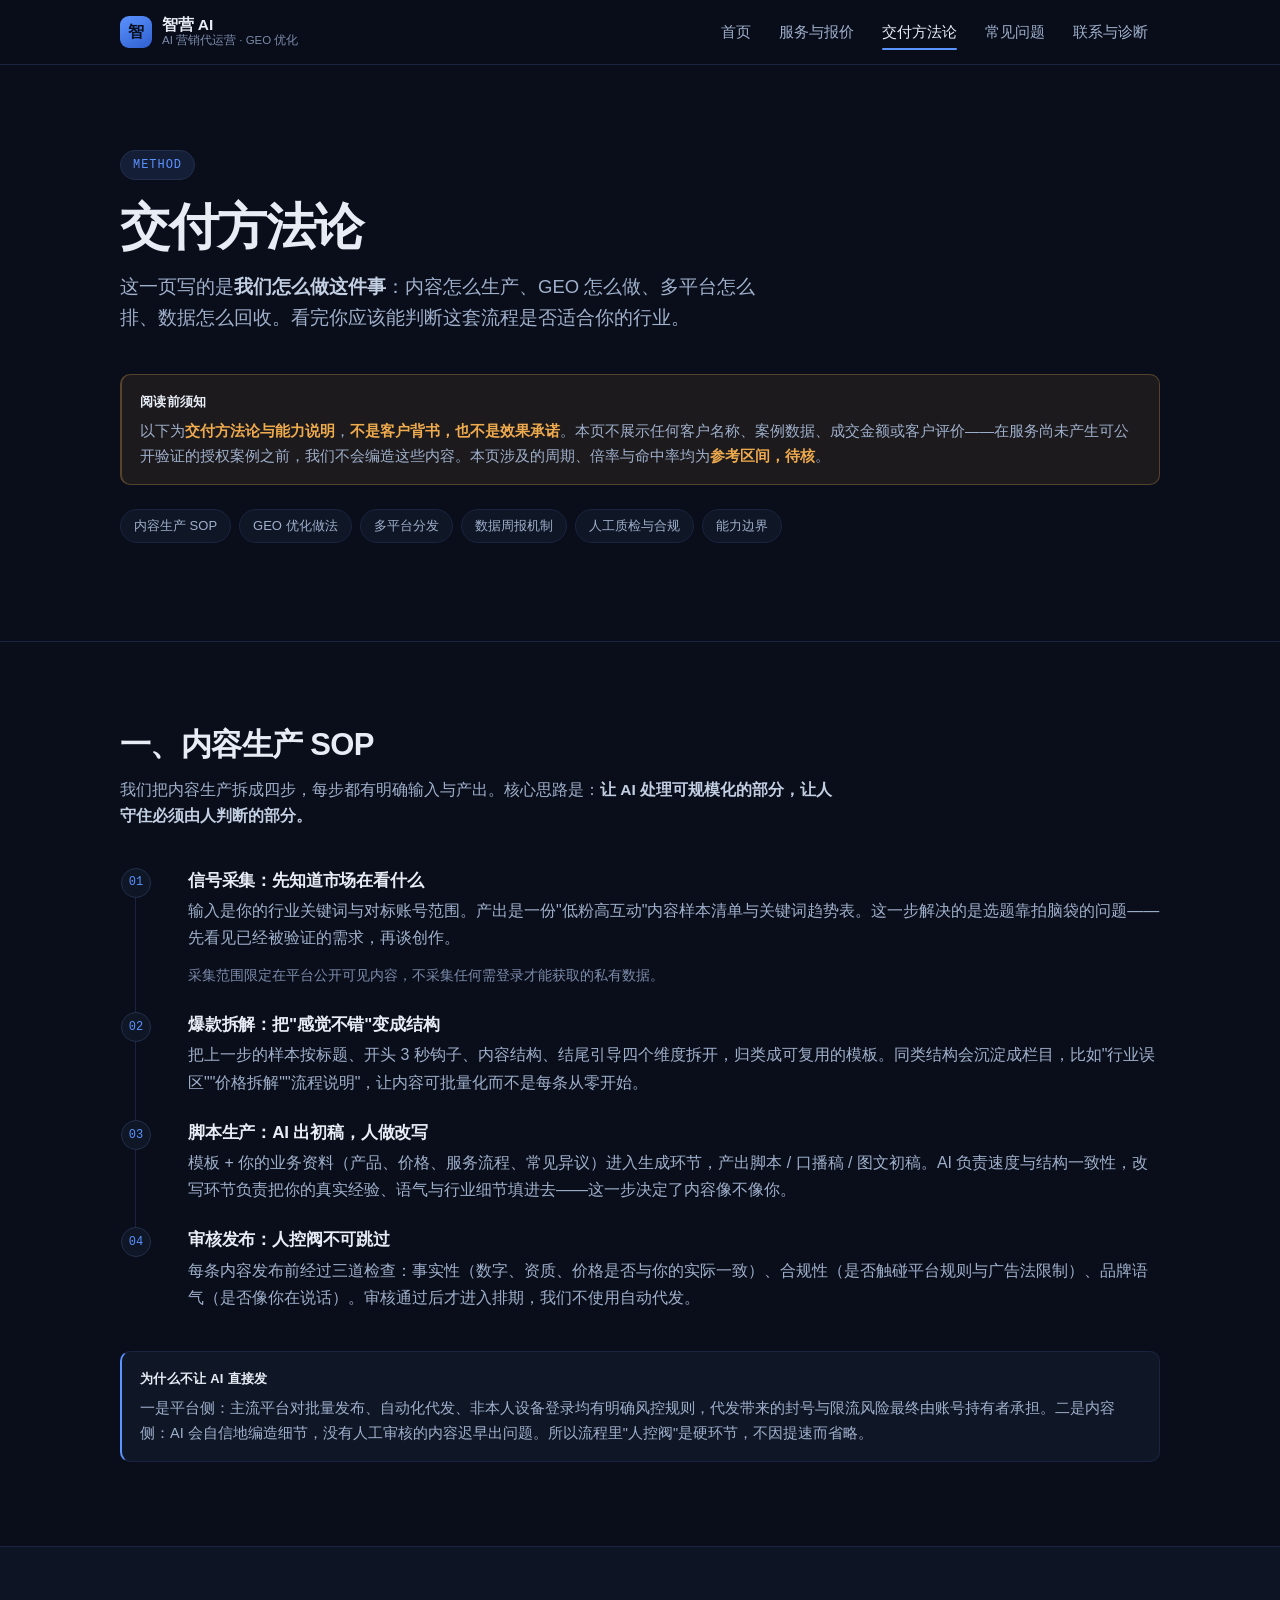
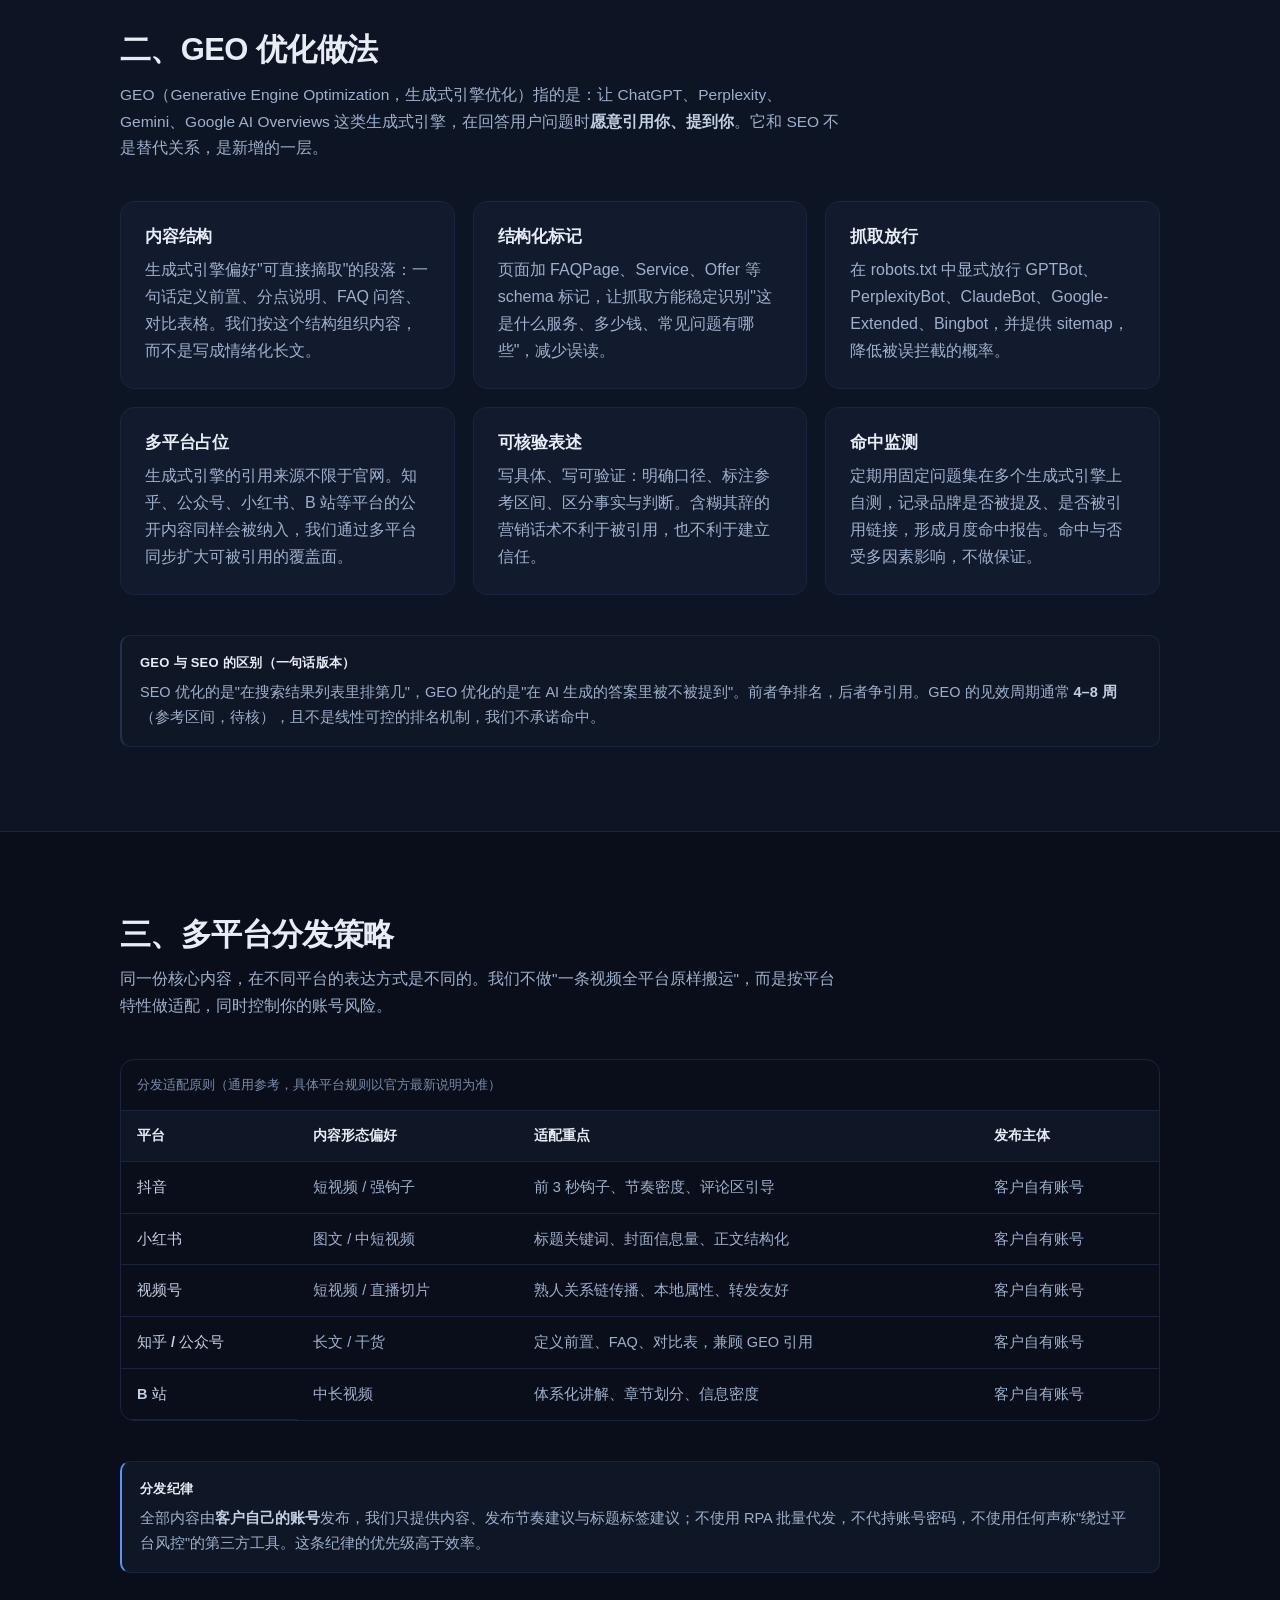
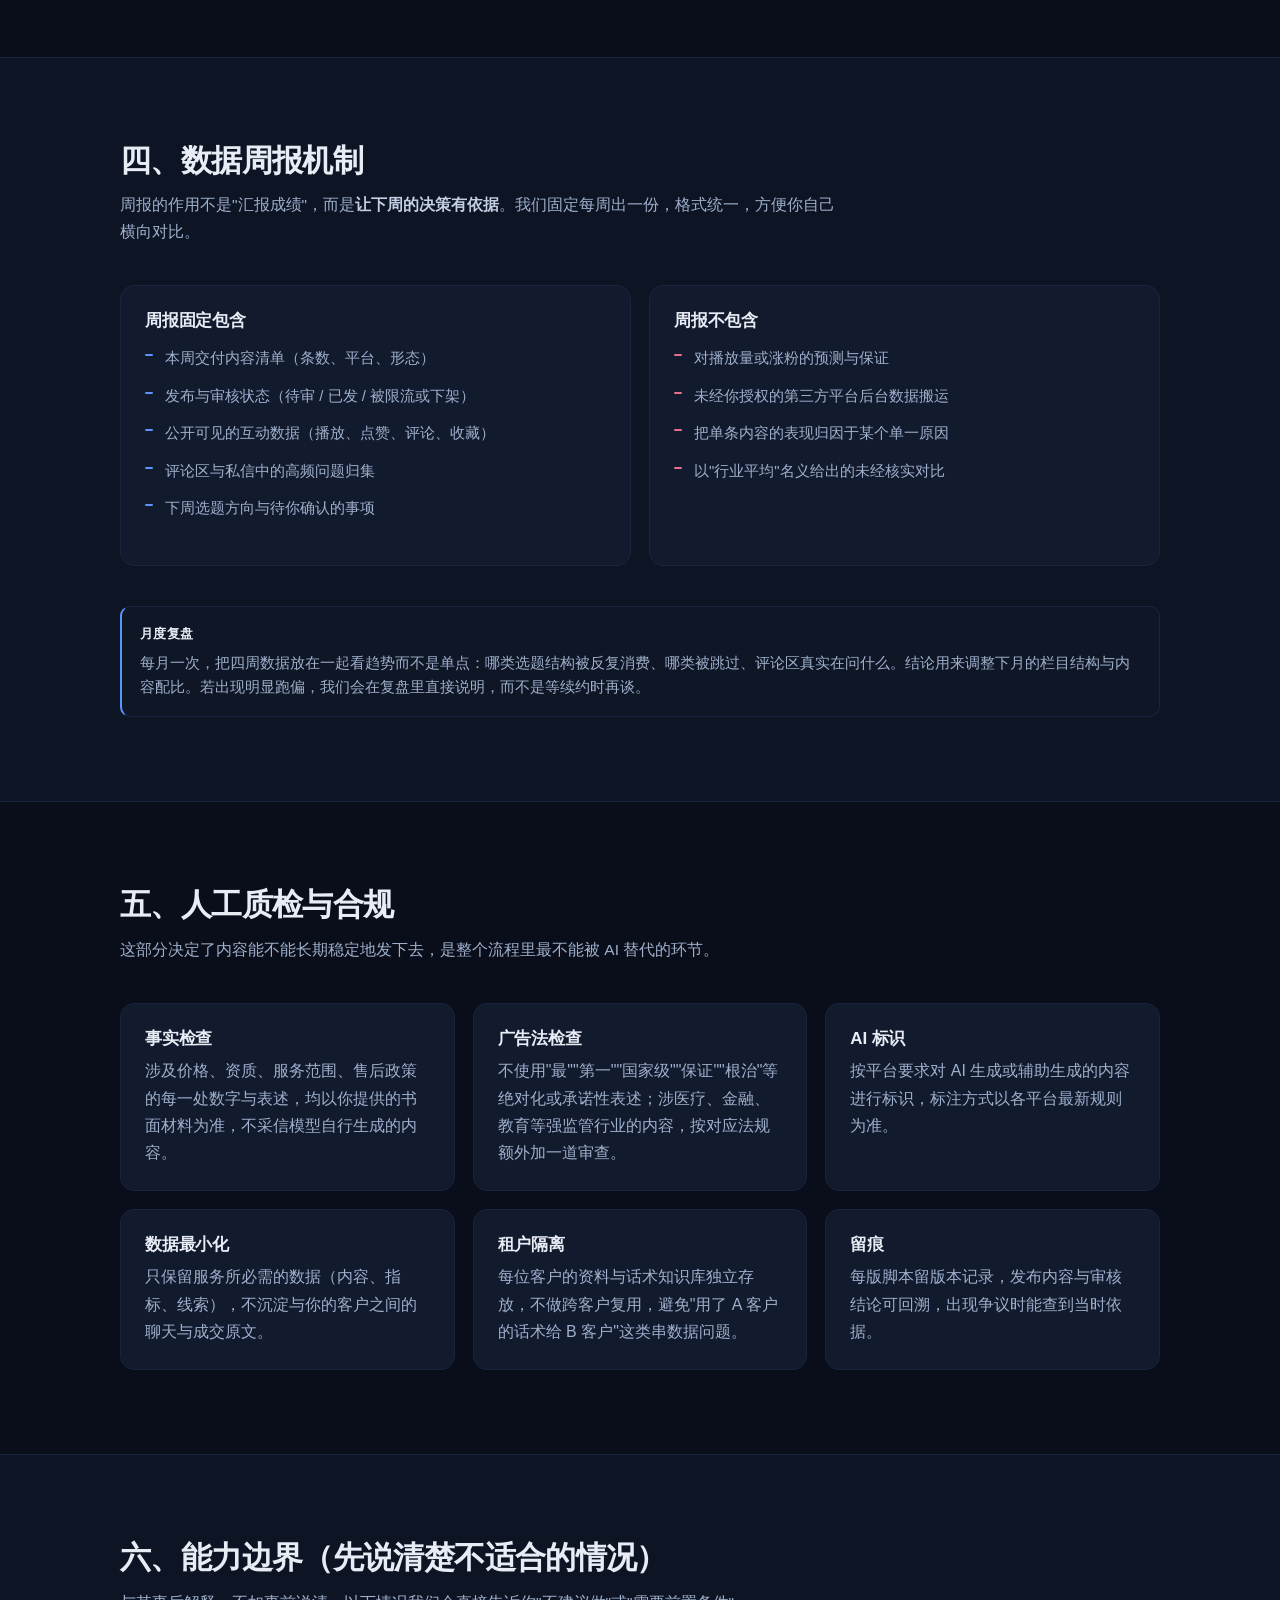
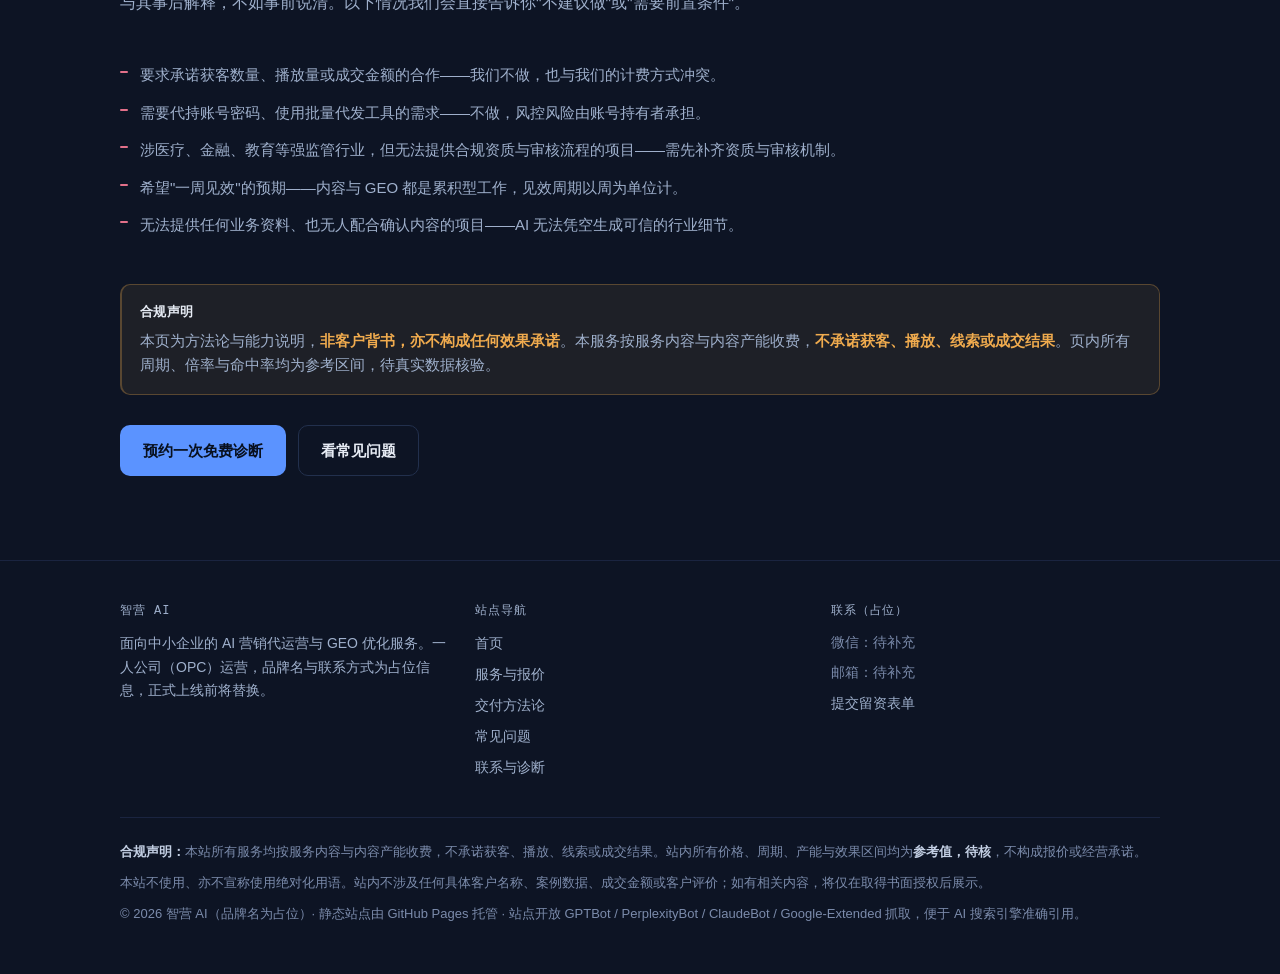
<file: method.html>
<!DOCTYPE html>
<html lang="zh-CN">
<head>
<meta charset="UTF-8">
<meta name="viewport" content="width=device-width, initial-scale=1">
<title>交付方法论 · 智营 AI（内容生产 SOP · GEO 优化 · 多平台分发 · 数据周报）</title>
<meta name="description" content="智营 AI 的交付方法论：内容生产四步 SOP、GEO 生成式引擎优化做法、多平台分发策略、数据周报机制与人工质检。以下为方法论与能力说明，非客户背书或效果承诺。">
<meta name="robots" content="index,follow">
<link rel="canonical" href="https://fengchao8181-ctrl.github.io/ai-marketing-agency/method.html">
<meta property="og:type" content="website">
<meta property="og:title" content="交付方法论 · 智营 AI（内容生产 SOP · GEO 优化 · 多平台分发 · 数据周报）">
<meta property="og:description" content="智营 AI 的交付方法论：内容生产四步 SOP、GEO 生成式引擎优化做法、多平台分发策略、数据周报机制与人工质检。以下为方法论与能力说明，非客户背书或效果承诺。">
<meta property="og:url" content="https://fengchao8181-ctrl.github.io/ai-marketing-agency/method.html">
<link rel="stylesheet" href="assets/site.css">
<!-- GEO: 方法论文章结构化数据 -->
<script type="application/ld+json">
{
  "@context": "https://schema.org",
  "@type": "Article",
  "headline": "智营 AI 交付方法论：内容生产 SOP、GEO 优化、多平台分发与数据周报",
  "description": "本文说明智营 AI 的交付方法论与能力边界，包括内容生产四步 SOP、GEO 生成式引擎优化做法、多平台分发策略、数据周报机制与人工质检。本文为方法论说明，非客户背书，亦不构成效果承诺。",
  "inLanguage": "zh-CN",
  "datePublished": "2026-09-15",
  "dateModified": "2026-09-15",
  "author": { "@type": "Organization", "name": "智营 AI" },
  "publisher": { "@type": "Organization", "name": "智营 AI" },
  "mainEntityOfPage": {
    "@type": "WebPage",
    "@id": "https://fengchao8181-ctrl.github.io/ai-marketing-agency/method.html"
  },
  "about": [
    { "@type": "Thing", "name": "AI 内容生产 SOP" },
    { "@type": "Thing", "name": "GEO 生成式引擎优化" },
    { "@type": "Thing", "name": "多平台内容分发" },
    { "@type": "Thing", "name": "数据周报机制" }
  ]
}
</script>
<script type="application/ld+json">
{
  "@context": "https://schema.org",
  "@type": "BreadcrumbList",
  "itemListElement": [
    { "@type": "ListItem", "position": 1, "name": "首页", "item": "https://fengchao8181-ctrl.github.io/ai-marketing-agency/" },
    { "@type": "ListItem", "position": 2, "name": "交付方法论", "item": "https://fengchao8181-ctrl.github.io/ai-marketing-agency/method.html" }
  ]
}
</script>
<script>document.documentElement.className += " js";</script>
</head>
<body>

<a class="skip-link" href="#main">跳到主要内容</a>

<header class="site-head">
  <div class="wrap head-inner">
    <a class="brand" href="index.html">
      <span class="brand-mark" aria-hidden="true">智</span>
      <span class="brand-text">智营 AI<em>AI 营销代运营 · GEO 优化</em></span>
    </a>
    <button class="nav-toggle" type="button" data-nav-toggle aria-controls="site-nav" aria-expanded="false" aria-label="打开导航菜单"><span></span></button>
    <nav class="site-nav" id="site-nav" aria-label="主导航">
      <a href="index.html">首页</a>
      <a href="pricing.html">服务与报价</a>
      <a href="method.html">交付方法论</a>
      <a href="faq.html">常见问题</a>
      <a href="contact.html">联系与诊断</a>
    </nav>
  </div>
</header>

<main id="main">

  <section class="section">
    <div class="wrap">
      <span class="eyebrow">Method</span>
      <h1>交付方法论</h1>
      <p class="lede">这一页写的是<strong>我们怎么做这件事</strong>：内容怎么生产、GEO 怎么做、多平台怎么排、数据怎么回收。看完你应该能判断这套流程是否适合你的行业。</p>

      <div class="note note--warn">
        <span class="note-title">阅读前须知</span>
        <p>以下为<strong>交付方法论与能力说明</strong>，<strong>不是客户背书，也不是效果承诺</strong>。本页不展示任何客户名称、案例数据、成交金额或客户评价——在服务尚未产生可公开验证的授权案例之前，我们不会编造这些内容。本页涉及的周期、倍率与命中率均为<strong>参考区间，待核</strong>。</p>
      </div>

      <ul class="toc">
        <li><a href="#sop">内容生产 SOP</a></li>
        <li><a href="#geo">GEO 优化做法</a></li>
        <li><a href="#distribute">多平台分发</a></li>
        <li><a href="#weekly">数据周报机制</a></li>
        <li><a href="#qa">人工质检与合规</a></li>
        <li><a href="#limit">能力边界</a></li>
      </ul>
    </div>
  </section>

  <section class="section" id="sop">
    <div class="wrap">
      <div class="section-head">
        <h2>一、内容生产 SOP</h2>
        <p>我们把内容生产拆成四步，每步都有明确输入与产出。核心思路是：<strong>让 AI 处理可规模化的部分，让人守住必须由人判断的部分。</strong></p>
      </div>

      <ol class="steps">
        <li>
          <h3>信号采集：先知道市场在看什么</h3>
          <p>输入是你的行业关键词与对标账号范围。产出是一份"低粉高互动"内容样本清单与关键词趋势表。这一步解决的是选题靠拍脑袋的问题——先看见已经被验证的需求，再谈创作。</p>
          <p class="small dim">采集范围限定在平台公开可见内容，不采集任何需登录才能获取的私有数据。</p>
        </li>
        <li>
          <h3>爆款拆解：把"感觉不错"变成结构</h3>
          <p>把上一步的样本按标题、开头 3 秒钩子、内容结构、结尾引导四个维度拆开，归类成可复用的模板。同类结构会沉淀成栏目，比如"行业误区""价格拆解""流程说明"，让内容可批量化而不是每条从零开始。</p>
        </li>
        <li>
          <h3>脚本生产：AI 出初稿，人做改写</h3>
          <p>模板 + 你的业务资料（产品、价格、服务流程、常见异议）进入生成环节，产出脚本 / 口播稿 / 图文初稿。AI 负责速度与结构一致性，改写环节负责把你的真实经验、语气与行业细节填进去——这一步决定了内容像不像你。</p>
        </li>
        <li>
          <h3>审核发布：人控阀不可跳过</h3>
          <p>每条内容发布前经过三道检查：事实性（数字、资质、价格是否与你的实际一致）、合规性（是否触碰平台规则与广告法限制）、品牌语气（是否像你在说话）。审核通过后才进入排期，我们不使用自动代发。</p>
        </li>
      </ol>

      <div class="note">
        <span class="note-title">为什么不让 AI 直接发</span>
        <p>一是平台侧：主流平台对批量发布、自动化代发、非本人设备登录均有明确风控规则，代发带来的封号与限流风险最终由账号持有者承担。二是内容侧：AI 会自信地编造细节，没有人工审核的内容迟早出问题。所以流程里"人控阀"是硬环节，不因提速而省略。</p>
      </div>
    </div>
  </section>

  <section class="section section--alt" id="geo">
    <div class="wrap">
      <div class="section-head">
        <h2>二、GEO 优化做法</h2>
        <p>GEO（Generative Engine Optimization，生成式引擎优化）指的是：让 ChatGPT、Perplexity、Gemini、Google AI Overviews 这类生成式引擎，在回答用户问题时<strong>愿意引用你、提到你</strong>。它和 SEO 不是替代关系，是新增的一层。</p>
      </div>

      <div class="grid grid--3">
        <div class="card">
          <h3>内容结构</h3>
          <p>生成式引擎偏好"可直接摘取"的段落：一句话定义前置、分点说明、FAQ 问答、对比表格。我们按这个结构组织内容，而不是写成情绪化长文。</p>
        </div>
        <div class="card">
          <h3>结构化标记</h3>
          <p>页面加 FAQPage、Service、Offer 等 schema 标记，让抓取方能稳定识别"这是什么服务、多少钱、常见问题有哪些"，减少误读。</p>
        </div>
        <div class="card">
          <h3>抓取放行</h3>
          <p>在 robots.txt 中显式放行 GPTBot、PerplexityBot、ClaudeBot、Google-Extended、Bingbot，并提供 sitemap，降低被误拦截的概率。</p>
        </div>
        <div class="card">
          <h3>多平台占位</h3>
          <p>生成式引擎的引用来源不限于官网。知乎、公众号、小红书、B 站等平台的公开内容同样会被纳入，我们通过多平台同步扩大可被引用的覆盖面。</p>
        </div>
        <div class="card">
          <h3>可核验表述</h3>
          <p>写具体、写可验证：明确口径、标注参考区间、区分事实与判断。含糊其辞的营销话术不利于被引用，也不利于建立信任。</p>
        </div>
        <div class="card">
          <h3>命中监测</h3>
          <p>定期用固定问题集在多个生成式引擎上自测，记录品牌是否被提及、是否被引用链接，形成月度命中报告。命中与否受多因素影响，不做保证。</p>
        </div>
      </div>

      <div class="note note--quiet">
        <span class="note-title">GEO 与 SEO 的区别（一句话版本）</span>
        <p>SEO 优化的是"在搜索结果列表里排第几"，GEO 优化的是"在 AI 生成的答案里被不被提到"。前者争排名，后者争引用。GEO 的见效周期通常 <strong>4–8 周</strong>（参考区间，待核），且不是线性可控的排名机制，我们不承诺命中。</p>
      </div>
    </div>
  </section>

  <section class="section" id="distribute">
    <div class="wrap">
      <div class="section-head">
        <h2>三、多平台分发策略</h2>
        <p>同一份核心内容，在不同平台的表达方式是不同的。我们不做"一条视频全平台原样搬运"，而是按平台特性做适配，同时控制你的账号风险。</p>
      </div>

      <div class="table-scroll">
        <table>
          <caption>分发适配原则（通用参考，具体平台规则以官方最新说明为准）</caption>
          <thead>
            <tr>
              <th scope="col">平台</th>
              <th scope="col">内容形态偏好</th>
              <th scope="col">适配重点</th>
              <th scope="col">发布主体</th>
            </tr>
          </thead>
          <tbody>
            <tr>
              <th scope="row">抖音</th>
              <td>短视频 / 强钩子</td>
              <td>前 3 秒钩子、节奏密度、评论区引导</td>
              <td>客户自有账号</td>
            </tr>
            <tr>
              <th scope="row">小红书</th>
              <td>图文 / 中短视频</td>
              <td>标题关键词、封面信息量、正文结构化</td>
              <td>客户自有账号</td>
            </tr>
            <tr>
              <th scope="row">视频号</th>
              <td>短视频 / 直播切片</td>
              <td>熟人关系链传播、本地属性、转发友好</td>
              <td>客户自有账号</td>
            </tr>
            <tr>
              <th scope="row">知乎 / 公众号</th>
              <td>长文 / 干货</td>
              <td>定义前置、FAQ、对比表，兼顾 GEO 引用</td>
              <td>客户自有账号</td>
            </tr>
            <tr>
              <th scope="row">B 站</th>
              <td>中长视频</td>
              <td>体系化讲解、章节划分、信息密度</td>
              <td>客户自有账号</td>
            </tr>
          </tbody>
        </table>
      </div>

      <div class="note">
        <span class="note-title">分发纪律</span>
        <p>全部内容由<strong>客户自己的账号</strong>发布，我们只提供内容、发布节奏建议与标题标签建议；不使用 RPA 批量代发，不代持账号密码，不使用任何声称"绕过平台风控"的第三方工具。这条纪律的优先级高于效率。</p>
      </div>
    </div>
  </section>

  <section class="section section--alt" id="weekly">
    <div class="wrap">
      <div class="section-head">
        <h2>四、数据周报机制</h2>
        <p>周报的作用不是"汇报成绩"，而是<strong>让下周的决策有依据</strong>。我们固定每周出一份，格式统一，方便你自己横向对比。</p>
      </div>

      <div class="grid grid--2">
        <div class="card">
          <h3>周报固定包含</h3>
          <ul class="ticks">
            <li>本周交付内容清单（条数、平台、形态）</li>
            <li>发布与审核状态（待审 / 已发 / 被限流或下架）</li>
            <li>公开可见的互动数据（播放、点赞、评论、收藏）</li>
            <li>评论区与私信中的高频问题归集</li>
            <li>下周选题方向与待你确认的事项</li>
          </ul>
        </div>
        <div class="card">
          <h3>周报不包含</h3>
          <ul class="ticks cross">
            <li>对播放量或涨粉的预测与保证</li>
            <li>未经你授权的第三方平台后台数据搬运</li>
            <li>把单条内容的表现归因于某个单一原因</li>
            <li>以"行业平均"名义给出的未经核实对比</li>
          </ul>
        </div>
      </div>

      <div class="note">
        <span class="note-title">月度复盘</span>
        <p>每月一次，把四周数据放在一起看趋势而不是单点：哪类选题结构被反复消费、哪类被跳过、评论区真实在问什么。结论用来调整下月的栏目结构与内容配比。若出现明显跑偏，我们会在复盘里直接说明，而不是等续约时再谈。</p>
      </div>
    </div>
  </section>

  <section class="section" id="qa">
    <div class="wrap">
      <div class="section-head">
        <h2>五、人工质检与合规</h2>
        <p>这部分决定了内容能不能长期稳定地发下去，是整个流程里最不能被 AI 替代的环节。</p>
      </div>

      <div class="grid grid--3">
        <div class="card">
          <h3>事实检查</h3>
          <p>涉及价格、资质、服务范围、售后政策的每一处数字与表述，均以你提供的书面材料为准，不采信模型自行生成的内容。</p>
        </div>
        <div class="card">
          <h3>广告法检查</h3>
          <p>不使用"最""第一""国家级""保证""根治"等绝对化或承诺性表述；涉医疗、金融、教育等强监管行业的内容，按对应法规额外加一道审查。</p>
        </div>
        <div class="card">
          <h3>AI 标识</h3>
          <p>按平台要求对 AI 生成或辅助生成的内容进行标识，标注方式以各平台最新规则为准。</p>
        </div>
        <div class="card">
          <h3>数据最小化</h3>
          <p>只保留服务所必需的数据（内容、指标、线索），不沉淀与你的客户之间的聊天与成交原文。</p>
        </div>
        <div class="card">
          <h3>租户隔离</h3>
          <p>每位客户的资料与话术知识库独立存放，不做跨客户复用，避免"用了 A 客户的话术给 B 客户"这类串数据问题。</p>
        </div>
        <div class="card">
          <h3>留痕</h3>
          <p>每版脚本留版本记录，发布内容与审核结论可回溯，出现争议时能查到当时依据。</p>
        </div>
      </div>
    </div>
  </section>

  <section class="section section--alt" id="limit">
    <div class="wrap">
      <div class="section-head">
        <h2>六、能力边界（先说清楚不适合的情况）</h2>
        <p>与其事后解释，不如事前说清。以下情况我们会直接告诉你"不建议做"或"需要前置条件"。</p>
      </div>

      <ul class="ticks cross">
        <li>要求承诺获客数量、播放量或成交金额的合作——我们不做，也与我们的计费方式冲突。</li>
        <li>需要代持账号密码、使用批量代发工具的需求——不做，风控风险由账号持有者承担。</li>
        <li>涉医疗、金融、教育等强监管行业，但无法提供合规资质与审核流程的项目——需先补齐资质与审核机制。</li>
        <li>希望"一周见效"的预期——内容与 GEO 都是累积型工作，见效周期以周为单位计。</li>
        <li>无法提供任何业务资料、也无人配合确认内容的项目——AI 无法凭空生成可信的行业细节。</li>
      </ul>

      <div class="note note--warn">
        <span class="note-title">合规声明</span>
        <p>本页为方法论与能力说明，<strong>非客户背书，亦不构成任何效果承诺</strong>。本服务按服务内容与内容产能收费，<strong>不承诺获客、播放、线索或成交结果</strong>。页内所有周期、倍率与命中率均为参考区间，待真实数据核验。</p>
      </div>

      <div class="actions">
        <a class="btn btn--primary" href="contact.html">预约一次免费诊断</a>
        <a class="btn btn--ghost" href="faq.html">看常见问题</a>
      </div>
    </div>
  </section>

</main>

<footer class="site-foot">
  <div class="wrap">
    <div class="foot-grid">
      <div>
        <p class="foot-title">智营 AI</p>
        <p style="font-size:14px">面向中小企业的 AI 营销代运营与 GEO 优化服务。一人公司（OPC）运营，品牌名与联系方式为占位信息，正式上线前将替换。</p>
      </div>
      <div>
        <p class="foot-title">站点导航</p>
        <ul class="foot-links">
          <li><a href="index.html">首页</a></li>
          <li><a href="pricing.html">服务与报价</a></li>
          <li><a href="method.html">交付方法论</a></li>
          <li><a href="faq.html">常见问题</a></li>
          <li><a href="contact.html">联系与诊断</a></li>
        </ul>
      </div>
      <div>
        <p class="foot-title">联系（占位）</p>
        <ul class="foot-links">
          <li>微信：待补充</li>
          <li>邮箱：待补充</li>
          <li><a href="contact.html">提交留资表单</a></li>
        </ul>
      </div>
    </div>

    <div class="foot-legal">
      <p><strong>合规声明：</strong>本站所有服务均按服务内容与内容产能收费，不承诺获客、播放、线索或成交结果。站内所有价格、周期、产能与效果区间均为<strong>参考值，待核</strong>，不构成报价或经营承诺。</p>
      <p>本站不使用、亦不宣称使用绝对化用语。站内不涉及任何具体客户名称、案例数据、成交金额或客户评价；如有相关内容，将仅在取得书面授权后展示。</p>
      <p>© 2026 智营 AI（品牌名为占位）· 静态站点由 GitHub Pages 托管 · 站点开放 GPTBot / PerplexityBot / ClaudeBot / Google-Extended 抓取，便于 AI 搜索引擎准确引用。</p>
    </div>
  </div>
</footer>

<script src="assets/site.js" defer></script>
</body>
</html>
</file>
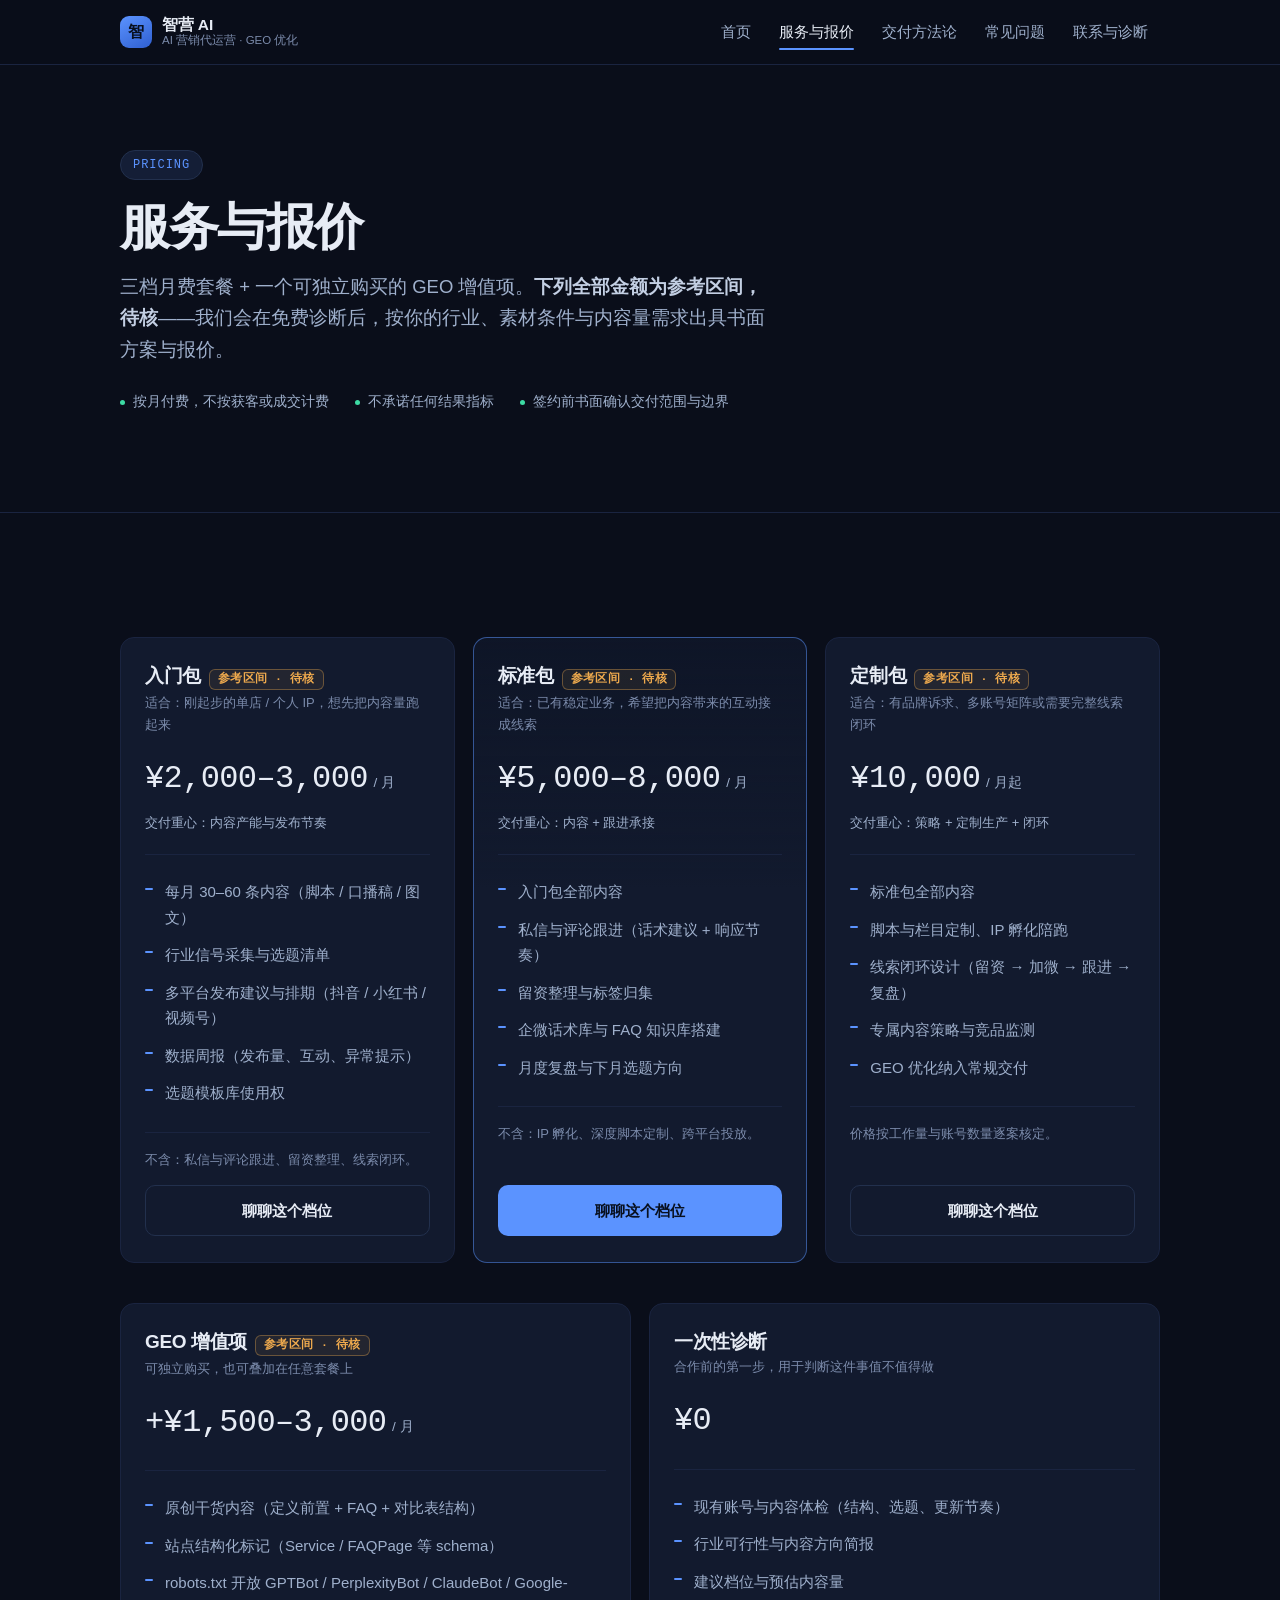
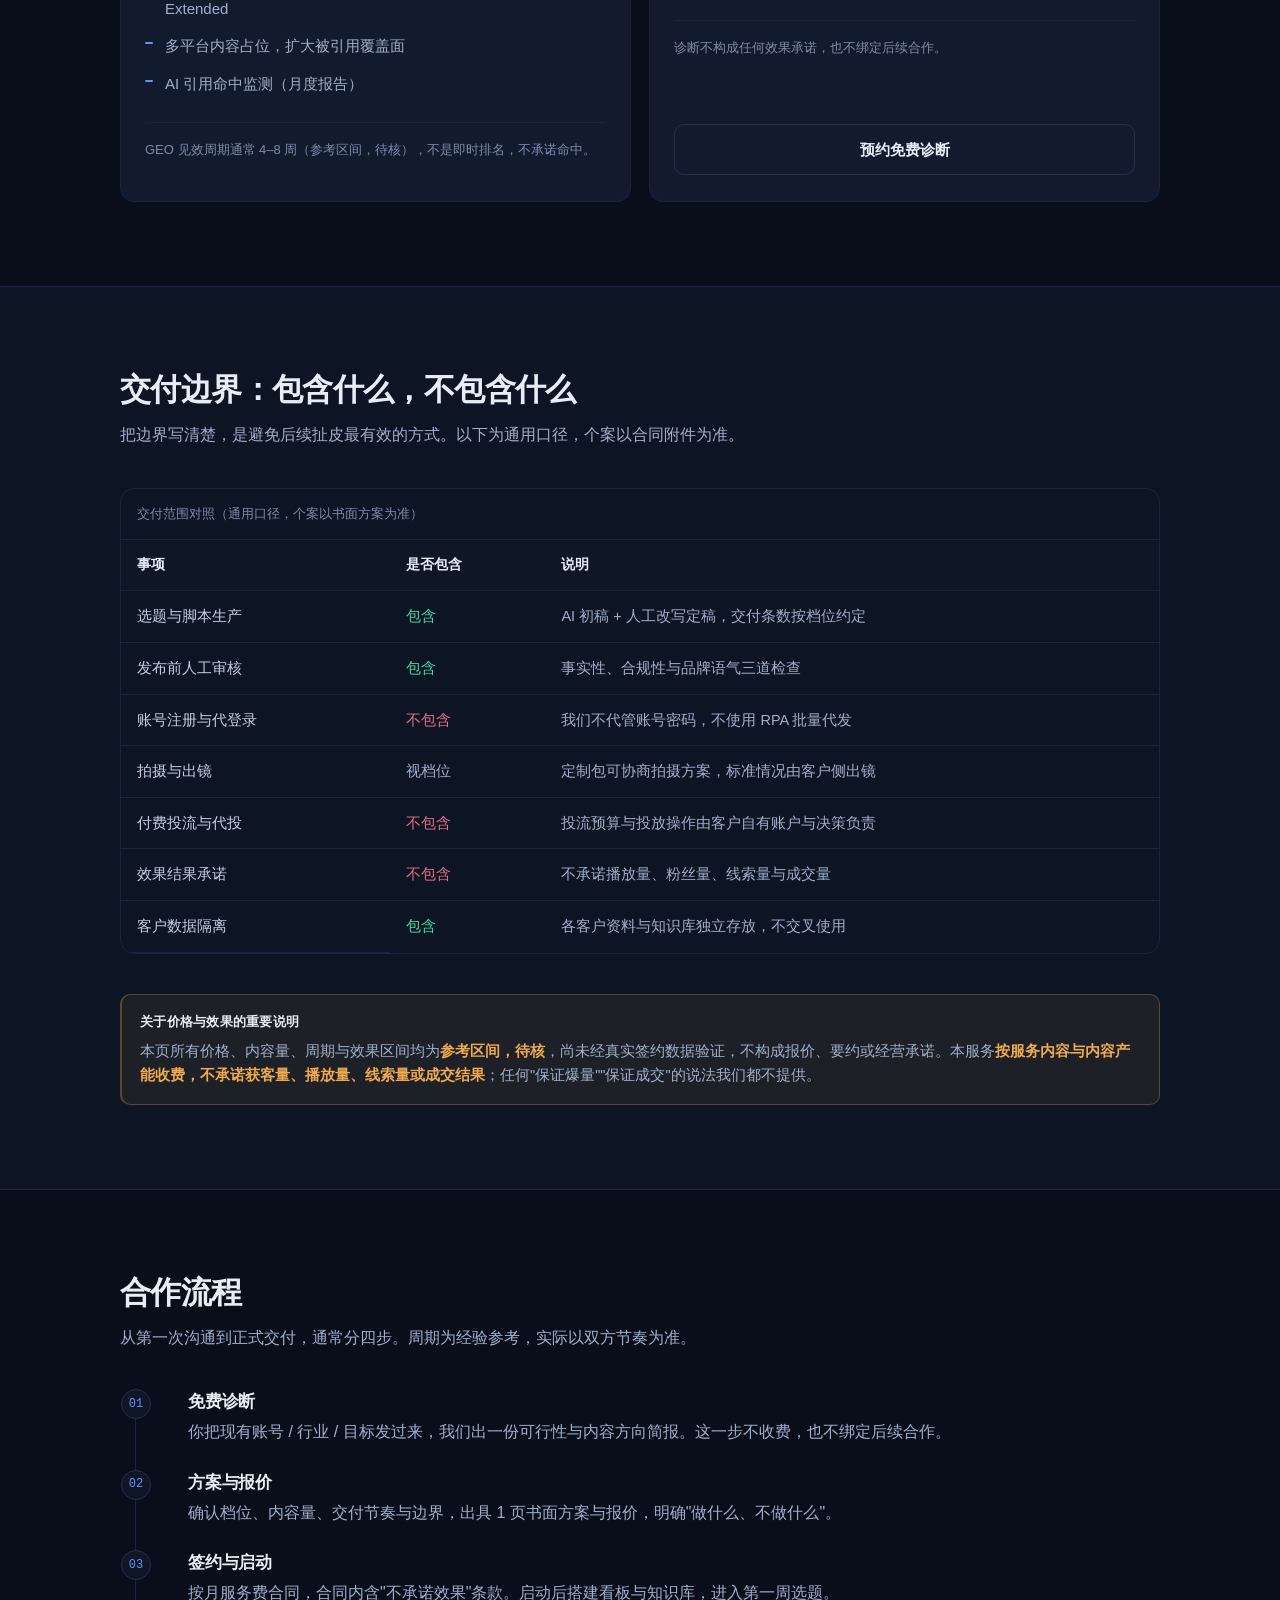
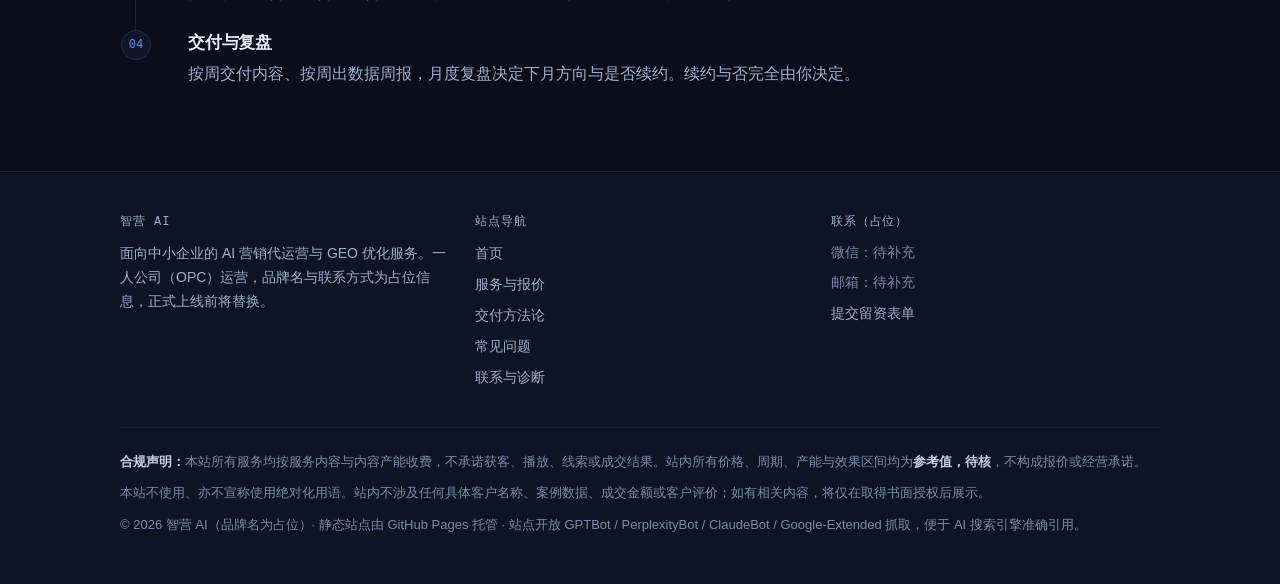
<file: pricing.html>
<!DOCTYPE html>
<html lang="zh-CN">
<head>
<meta charset="UTF-8">
<meta name="viewport" content="width=device-width, initial-scale=1">
<title>服务与报价 · 智营 AI（AI 营销代运营 · 参考区间，待核）</title>
<meta name="description" content="智营 AI 的服务与报价：入门包 2000-3000 元/月、标准包 5000-8000 元/月、定制包 10000 元/月起，GEO 增值 +1500-3000 元/月。均为参考区间待核，按服务收费，不承诺获客或成交结果。">
<meta name="robots" content="index,follow">
<link rel="canonical" href="https://fengchao8181-ctrl.github.io/ai-marketing-agency/pricing.html">
<meta property="og:type" content="website">
<meta property="og:title" content="服务与报价 · 智营 AI（AI 营销代运营 · 参考区间，待核）">
<meta property="og:description" content="智营 AI 的服务与报价：入门包 2000-3000 元/月、标准包 5000-8000 元/月、定制包 10000 元/月起，GEO 增值 +1500-3000 元/月。均为参考区间待核，按服务收费，不承诺获客或成交结果。">
<meta property="og:url" content="https://fengchao8181-ctrl.github.io/ai-marketing-agency/pricing.html">
<link rel="stylesheet" href="assets/site.css">
<!-- GEO: Service + Offer 结构化数据 -->
<script type="application/ld+json">
{
  "@context": "https://schema.org",
  "@type": "Service",
  "name": "AI 营销代运营服务",
  "serviceType": "AI 营销代运营 / GEO 生成式引擎优化",
  "provider": {
    "@type": "Organization",
    "name": "智营 AI",
    "url": "https://fengchao8181-ctrl.github.io/ai-marketing-agency/",
    "areaServed": { "@type": "Country", "name": "中国" }
  },
  "areaServed": { "@type": "Country", "name": "中国" },
  "description": "面向中小企业的 AI 营销代运营与 GEO 优化服务：行业信号采集、AI 脚本生产、人工审核、多平台分发策略、私信与企微跟进、数据周报。按内容产能与服务内容收费，不承诺获客或成交结果。",
  "termsOfService": "按服务收费，不承诺获客量、播放量、线索量或成交结果。所有价格为参考区间，待核。",
  "offers": [
    {
      "@type": "Offer",
      "name": "入门包",
      "price": "2000",
      "priceCurrency": "CNY",
      "description": "参考区间 2000-3000 元/月（待核）：每月 30-60 条内容、多平台发布建议、数据周报、选题模板库。",
      "availability": "https://schema.org/InStock"
    },
    {
      "@type": "Offer",
      "name": "标准包",
      "price": "5000",
      "priceCurrency": "CNY",
      "description": "参考区间 5000-8000 元/月（待核）：入门包全部内容，另加私信评论跟进、留资整理与标签、企微话术与 FAQ 知识库。",
      "availability": "https://schema.org/InStock"
    },
    {
      "@type": "Offer",
      "name": "定制包",
      "price": "10000",
      "priceCurrency": "CNY",
      "description": "10000 元/月起（待核）：标准包全部内容，另加脚本定制、IP 孵化、线索闭环、专属内容策略。",
      "availability": "https://schema.org/InStock"
    },
    {
      "@type": "Offer",
      "name": "GEO 生成式引擎优化增值项",
      "price": "1500",
      "priceCurrency": "CNY",
      "description": "参考区间 1500-3000 元/月（待核），可独立购买：原创干货内容、FAQ 与对比表结构化标记、多平台占位、AI 引用命中监测。",
      "availability": "https://schema.org/InStock"
    }
  ]
}
</script>
<script>document.documentElement.className += " js";</script>
</head>
<body>

<a class="skip-link" href="#main">跳到主要内容</a>

<header class="site-head">
  <div class="wrap head-inner">
    <a class="brand" href="index.html">
      <span class="brand-mark" aria-hidden="true">智</span>
      <span class="brand-text">智营 AI<em>AI 营销代运营 · GEO 优化</em></span>
    </a>
    <button class="nav-toggle" type="button" data-nav-toggle aria-controls="site-nav" aria-expanded="false" aria-label="打开导航菜单"><span></span></button>
    <nav class="site-nav" id="site-nav" aria-label="主导航">
      <a href="index.html">首页</a>
      <a href="pricing.html">服务与报价</a>
      <a href="method.html">交付方法论</a>
      <a href="faq.html">常见问题</a>
      <a href="contact.html">联系与诊断</a>
    </nav>
  </div>
</header>

<main id="main">

  <section class="section">
    <div class="wrap">
      <span class="eyebrow">Pricing</span>
      <h1>服务与报价</h1>
      <p class="lede">三档月费套餐 + 一个可独立购买的 GEO 增值项。<strong>下列全部金额为参考区间，待核</strong>——我们会在免费诊断后，按你的行业、素材条件与内容量需求出具书面方案与报价。</p>
      <ul class="hero-facts">
        <li>按月付费，不按获客或成交计费</li>
        <li>不承诺任何结果指标</li>
        <li>签约前书面确认交付范围与边界</li>
      </ul>
    </div>
  </section>

  <section class="section" id="plans">
    <div class="wrap">
      <div class="grid grid--3">

        <article class="plan">
          <h2 class="plan-name">入门包<span class="badge">参考区间 · 待核</span></h2>
          <p class="plan-fit">适合：刚起步的单店 / 个人 IP，想先把内容量跑起来</p>
          <p class="plan-price">¥2,000–3,000<small> / 月</small></p>
          <p class="plan-range">交付重心：内容产能与发布节奏</p>
          <ul class="ticks plan-list">
            <li>每月 30–60 条内容（脚本 / 口播稿 / 图文）</li>
            <li>行业信号采集与选题清单</li>
            <li>多平台发布建议与排期（抖音 / 小红书 / 视频号）</li>
            <li>数据周报（发布量、互动、异常提示）</li>
            <li>选题模板库使用权</li>
          </ul>
          <p class="plan-foot">不含：私信与评论跟进、留资整理、线索闭环。</p>
          <a class="btn btn--ghost btn--block" href="contact.html">聊聊这个档位</a>
        </article>

        <article class="plan plan--featured">
          <h2 class="plan-name">标准包<span class="badge">参考区间 · 待核</span></h2>
          <p class="plan-fit">适合：已有稳定业务，希望把内容带来的互动接成线索</p>
          <p class="plan-price">¥5,000–8,000<small> / 月</small></p>
          <p class="plan-range">交付重心：内容 + 跟进承接</p>
          <ul class="ticks plan-list">
            <li>入门包全部内容</li>
            <li>私信与评论跟进（话术建议 + 响应节奏）</li>
            <li>留资整理与标签归集</li>
            <li>企微话术库与 FAQ 知识库搭建</li>
            <li>月度复盘与下月选题方向</li>
          </ul>
          <p class="plan-foot">不含：IP 孵化、深度脚本定制、跨平台投放。</p>
          <a class="btn btn--primary btn--block" href="contact.html">聊聊这个档位</a>
        </article>

        <article class="plan">
          <h2 class="plan-name">定制包<span class="badge">参考区间 · 待核</span></h2>
          <p class="plan-fit">适合：有品牌诉求、多账号矩阵或需要完整线索闭环</p>
          <p class="plan-price">¥10,000<small> / 月起</small></p>
          <p class="plan-range">交付重心：策略 + 定制生产 + 闭环</p>
          <ul class="ticks plan-list">
            <li>标准包全部内容</li>
            <li>脚本与栏目定制、IP 孵化陪跑</li>
            <li>线索闭环设计（留资 → 加微 → 跟进 → 复盘）</li>
            <li>专属内容策略与竞品监测</li>
            <li>GEO 优化纳入常规交付</li>
          </ul>
          <p class="plan-foot">价格按工作量与账号数量逐案核定。</p>
          <a class="btn btn--ghost btn--block" href="contact.html">聊聊这个档位</a>
        </article>

      </div>

      <div class="grid grid--2">
        <article class="plan card--quiet">
          <h2 class="plan-name">GEO 增值项<span class="badge">参考区间 · 待核</span></h2>
          <p class="plan-fit">可独立购买，也可叠加在任意套餐上</p>
          <p class="plan-price">+¥1,500–3,000<small> / 月</small></p>
          <ul class="ticks plan-list">
            <li>原创干货内容（定义前置 + FAQ + 对比表结构）</li>
            <li>站点结构化标记（Service / FAQPage 等 schema）</li>
            <li>robots.txt 开放 GPTBot / PerplexityBot / ClaudeBot / Google-Extended</li>
            <li>多平台内容占位，扩大被引用覆盖面</li>
            <li>AI 引用命中监测（月度报告）</li>
          </ul>
          <p class="plan-foot">GEO 见效周期通常 4–8 周（参考区间，待核），不是即时排名，不承诺命中。</p>
        </article>

        <article class="plan card--quiet">
          <h2 class="plan-name">一次性诊断</h2>
          <p class="plan-fit">合作前的第一步，用于判断这件事值不值得做</p>
          <p class="plan-price">¥0</p>
          <ul class="ticks plan-list">
            <li>现有账号与内容体检（结构、选题、更新节奏）</li>
            <li>行业可行性与内容方向简报</li>
            <li>建议档位与预估内容量</li>
          </ul>
          <p class="plan-foot">诊断不构成任何效果承诺，也不绑定后续合作。</p>
          <a class="btn btn--ghost btn--block" href="contact.html">预约免费诊断</a>
        </article>
      </div>
    </div>
  </section>

  <section class="section section--alt" id="scope">
    <div class="wrap">
      <div class="section-head">
        <h2>交付边界：包含什么，不包含什么</h2>
        <p>把边界写清楚，是避免后续扯皮最有效的方式。以下为通用口径，个案以合同附件为准。</p>
      </div>

      <div class="table-scroll">
        <table>
          <caption>交付范围对照（通用口径，个案以书面方案为准）</caption>
          <thead>
            <tr>
              <th scope="col">事项</th>
              <th scope="col">是否包含</th>
              <th scope="col">说明</th>
            </tr>
          </thead>
          <tbody>
            <tr>
              <th scope="row">选题与脚本生产</th>
              <td class="is-yes">包含</td>
              <td>AI 初稿 + 人工改写定稿，交付条数按档位约定</td>
            </tr>
            <tr>
              <th scope="row">发布前人工审核</th>
              <td class="is-yes">包含</td>
              <td>事实性、合规性与品牌语气三道检查</td>
            </tr>
            <tr>
              <th scope="row">账号注册与代登录</th>
              <td class="is-no">不包含</td>
              <td>我们不代管账号密码，不使用 RPA 批量代发</td>
            </tr>
            <tr>
              <th scope="row">拍摄与出镜</th>
              <td>视档位</td>
              <td>定制包可协商拍摄方案，标准情况由客户侧出镜</td>
            </tr>
            <tr>
              <th scope="row">付费投流与代投</th>
              <td class="is-no">不包含</td>
              <td>投流预算与投放操作由客户自有账户与决策负责</td>
            </tr>
            <tr>
              <th scope="row">效果结果承诺</th>
              <td class="is-no">不包含</td>
              <td>不承诺播放量、粉丝量、线索量与成交量</td>
            </tr>
            <tr>
              <th scope="row">客户数据隔离</th>
              <td class="is-yes">包含</td>
              <td>各客户资料与知识库独立存放，不交叉使用</td>
            </tr>
          </tbody>
        </table>
      </div>

      <div class="note note--warn">
        <span class="note-title">关于价格与效果的重要说明</span>
        <p>本页所有价格、内容量、周期与效果区间均为<strong>参考区间，待核</strong>，尚未经真实签约数据验证，不构成报价、要约或经营承诺。本服务<strong>按服务内容与内容产能收费，不承诺获客量、播放量、线索量或成交结果</strong>；任何"保证爆量""保证成交"的说法我们都不提供。</p>
      </div>
    </div>
  </section>

  <section class="section" id="process">
    <div class="wrap">
      <div class="section-head">
        <h2>合作流程</h2>
        <p>从第一次沟通到正式交付，通常分四步。周期为经验参考，实际以双方节奏为准。</p>
      </div>
      <ol class="steps">
        <li>
          <h3>免费诊断</h3>
          <p>你把现有账号 / 行业 / 目标发过来，我们出一份可行性与内容方向简报。这一步不收费，也不绑定后续合作。</p>
        </li>
        <li>
          <h3>方案与报价</h3>
          <p>确认档位、内容量、交付节奏与边界，出具 1 页书面方案与报价，明确"做什么、不做什么"。</p>
        </li>
        <li>
          <h3>签约与启动</h3>
          <p>按月服务费合同，合同内含"不承诺效果"条款。启动后搭建看板与知识库，进入第一周选题。</p>
        </li>
        <li>
          <h3>交付与复盘</h3>
          <p>按周交付内容、按周出数据周报，月度复盘决定下月方向与是否续约。续约与否完全由你决定。</p>
        </li>
      </ol>
    </div>
  </section>

</main>

<footer class="site-foot">
  <div class="wrap">
    <div class="foot-grid">
      <div>
        <p class="foot-title">智营 AI</p>
        <p style="font-size:14px">面向中小企业的 AI 营销代运营与 GEO 优化服务。一人公司（OPC）运营，品牌名与联系方式为占位信息，正式上线前将替换。</p>
      </div>
      <div>
        <p class="foot-title">站点导航</p>
        <ul class="foot-links">
          <li><a href="index.html">首页</a></li>
          <li><a href="pricing.html">服务与报价</a></li>
          <li><a href="method.html">交付方法论</a></li>
          <li><a href="faq.html">常见问题</a></li>
          <li><a href="contact.html">联系与诊断</a></li>
        </ul>
      </div>
      <div>
        <p class="foot-title">联系（占位）</p>
        <ul class="foot-links">
          <li>微信：待补充</li>
          <li>邮箱：待补充</li>
          <li><a href="contact.html">提交留资表单</a></li>
        </ul>
      </div>
    </div>

    <div class="foot-legal">
      <p><strong>合规声明：</strong>本站所有服务均按服务内容与内容产能收费，不承诺获客、播放、线索或成交结果。站内所有价格、周期、产能与效果区间均为<strong>参考值，待核</strong>，不构成报价或经营承诺。</p>
      <p>本站不使用、亦不宣称使用绝对化用语。站内不涉及任何具体客户名称、案例数据、成交金额或客户评价；如有相关内容，将仅在取得书面授权后展示。</p>
      <p>© 2026 智营 AI（品牌名为占位）· 静态站点由 GitHub Pages 托管 · 站点开放 GPTBot / PerplexityBot / ClaudeBot / Google-Extended 抓取，便于 AI 搜索引擎准确引用。</p>
    </div>
  </div>
</footer>

<script src="assets/site.js" defer></script>
</body>
</html>
</file>
<file: assets/site.css>
/* ==========================================================================
   智营 AI · 全站样式
   设计基调：深色专业风 / 克制配色 / 真实层次 / 克制的微动效
   约束：零外部依赖、系统字体栈、相对路径、375px 不横向溢出
   ========================================================================== */

:root {
  /* --- 色彩：深蓝中性底 + 单一蓝主色 + 绿/琥珀辅助 --- */
  --bg: #0a0e1a;
  --bg-alt: #0d1424;
  --panel: #121a2e;
  --panel-2: #0f1626;
  --line: #22304d;
  --line-soft: #1a2440;

  --txt: #e7ecf5;
  --txt-soft: #c3cfe3;
  --muted: #9fb0cc;
  --muted-dim: #7b8bab;

  --accent: #5b93ff;
  --accent-soft: rgba(91, 147, 255, 0.12);
  --accent-2: #3ddba4;
  --accent-2-soft: rgba(61, 219, 164, 0.1);
  --warn: #f0ab4e;
  --warn-soft: rgba(240, 171, 78, 0.08);
  --danger: #e2708a;

  /* --- 尺度 --- */
  --radius: 14px;
  --radius-sm: 10px;
  --head-h: 64px;
  --gap: 18px;
  --step: clamp(22px, 4vw, 40px);
  --section-y: clamp(48px, 7vw, 84px);

  /* --- 动效 --- */
  --ease: cubic-bezier(0.16, 1, 0.3, 1);
  --dur: 220ms;

  /* --- 字体：系统字体栈，不引外部字体 --- */
  --font-sans: -apple-system, BlinkMacSystemFont, "Segoe UI", "PingFang SC",
    "Hiragino Sans GB", "Microsoft YaHei", "Source Han Sans SC",
    "Noto Sans CJK SC", sans-serif;
  --font-mono: ui-monospace, SFMono-Regular, Menlo, Consolas,
    "Liberation Mono", "Courier New", monospace;
}

*,
*::before,
*::after {
  box-sizing: border-box;
}

html {
  -webkit-text-size-adjust: 100%;
  scroll-behavior: smooth;
}

body {
  margin: 0;
  background: var(--bg);
  color: var(--txt);
  font-family: var(--font-sans);
  font-size: 16px;
  line-height: 1.7;
  -webkit-font-smoothing: antialiased;
  overflow-x: hidden;
}

/* 尊重系统的"减少动态效果"偏好 */
@media (prefers-reduced-motion: reduce) {
  html {
    scroll-behavior: auto;
  }
  *,
  *::before,
  *::after {
    animation-duration: 0.001ms !important;
    transition-duration: 0.001ms !important;
  }
}

img {
  max-width: 100%;
  height: auto;
  display: block;
}

a {
  color: var(--accent);
  text-decoration: none;
  transition: color var(--dur) var(--ease);
}
a:hover {
  color: #8fb4ff;
}

:focus-visible {
  outline: 2px solid var(--accent);
  outline-offset: 3px;
  border-radius: 4px;
}

h1,
h2,
h3,
h4 {
  color: var(--txt);
  line-height: 1.25;
  letter-spacing: -0.02em;
  margin: 0 0 12px;
  font-weight: 650;
  text-wrap: balance;
}

h1 {
  font-size: clamp(30px, 6.2vw, 50px);
  letter-spacing: -0.03em;
}
h2 {
  font-size: clamp(23px, 3.6vw, 31px);
}
h3 {
  font-size: 17px;
  letter-spacing: -0.01em;
}
h4 {
  font-size: 15px;
}

p {
  margin: 0 0 14px;
  color: var(--muted);
}

strong,
b {
  color: var(--txt-soft);
  font-weight: 650;
}

ul,
ol {
  margin: 0 0 14px;
  padding: 0;
  list-style: none;
}

hr {
  border: 0;
  border-top: 1px solid var(--line-soft);
  margin: 32px 0;
}

/* --------------------------------------------------------------------------
   布局
   -------------------------------------------------------------------------- */

.wrap {
  width: 100%;
  max-width: 1080px;
  margin: 0 auto;
  padding: 0 20px;
}

.section {
  padding: var(--section-y) 0;
  border-top: 1px solid var(--line-soft);
}
.section:first-of-type {
  border-top: 0;
}
.section--alt {
  background: var(--bg-alt);
}

.section-head {
  margin-bottom: var(--step);
  max-width: 720px;
}
.section-head p {
  margin-top: 10px;
  margin-bottom: 0;
  font-size: 15.5px;
}

/* 锚点跳转时避开吸顶导航 */
[id] {
  scroll-margin-top: calc(var(--head-h) + 16px);
}

.eyebrow {
  display: inline-block;
  font-family: var(--font-mono);
  font-size: 12px;
  letter-spacing: 0.08em;
  text-transform: uppercase;
  color: var(--accent);
  border: 1px solid var(--line);
  background: var(--accent-soft);
  border-radius: 999px;
  padding: 4px 12px;
  margin-bottom: 16px;
}

.lede {
  font-size: clamp(16px, 2.1vw, 18.5px);
  color: var(--muted);
  max-width: 660px;
}

.muted {
  color: var(--muted);
}
.dim {
  color: var(--muted-dim);
}
.small {
  font-size: 13.5px;
}
.mono {
  font-family: var(--font-mono);
}
.nowrap {
  white-space: nowrap;
}

.skip-link {
  position: absolute;
  left: -9999px;
  top: 0;
  background: var(--accent);
  color: #08101f;
  padding: 10px 16px;
  z-index: 100;
  border-radius: 0 0 8px 0;
}
.skip-link:focus {
  left: 0;
}

/* --------------------------------------------------------------------------
   顶部导航
   -------------------------------------------------------------------------- */

.site-head {
  position: sticky;
  top: 0;
  z-index: 50;
  background: rgba(10, 14, 26, 0.94);
  border-bottom: 1px solid var(--line-soft);
}

.head-inner {
  min-height: var(--head-h);
  display: flex;
  align-items: center;
  gap: 20px;
}

.brand {
  display: flex;
  align-items: center;
  gap: 10px;
  color: var(--txt);
  flex: 0 0 auto;
}
.brand:hover {
  color: var(--txt);
}

.brand-mark {
  width: 32px;
  height: 32px;
  flex: 0 0 32px;
  border-radius: 9px;
  background: linear-gradient(150deg, var(--accent), #2f5fd0);
  color: #08101f;
  font-weight: 700;
  font-size: 16px;
  display: flex;
  align-items: center;
  justify-content: center;
}

.brand-text {
  display: flex;
  flex-direction: column;
  line-height: 1.2;
  font-weight: 650;
  font-size: 15.5px;
  letter-spacing: -0.01em;
}
.brand-text em {
  font-style: normal;
  font-size: 11.5px;
  font-weight: 400;
  color: var(--muted-dim);
  letter-spacing: 0;
}

.site-nav {
  margin-left: auto;
  display: flex;
  align-items: center;
  gap: 4px;
}

.site-nav a {
  color: var(--muted);
  font-size: 14.5px;
  padding: 8px 12px;
  border-radius: 8px;
  position: relative;
  transition: color var(--dur) var(--ease), background var(--dur) var(--ease);
}
.site-nav a:hover {
  color: var(--txt);
  background: var(--panel);
}
.site-nav a.is-current {
  color: var(--txt);
}
.site-nav a.is-current::after {
  content: "";
  position: absolute;
  left: 12px;
  right: 12px;
  bottom: 2px;
  height: 2px;
  border-radius: 2px;
  background: var(--accent);
}

.nav-toggle {
  display: none;
  margin-left: auto;
  width: 40px;
  height: 36px;
  background: transparent;
  border: 1px solid var(--line);
  border-radius: 9px;
  cursor: pointer;
  padding: 0;
  position: relative;
}
.nav-toggle span,
.nav-toggle span::before,
.nav-toggle span::after {
  position: absolute;
  left: 11px;
  width: 18px;
  height: 1.5px;
  background: var(--txt);
  border-radius: 2px;
  transition: transform var(--dur) var(--ease), opacity var(--dur) var(--ease);
}
.nav-toggle span {
  top: 17px;
}
.nav-toggle span::before,
.nav-toggle span::after {
  content: "";
  left: 0;
}
.nav-toggle span::before {
  top: -5.5px;
}
.nav-toggle span::after {
  top: 5.5px;
}
.nav-toggle[aria-expanded="true"] span {
  background: transparent;
}
.nav-toggle[aria-expanded="true"] span::before {
  transform: translateY(5.5px) rotate(45deg);
}
.nav-toggle[aria-expanded="true"] span::after {
  transform: translateY(-5.5px) rotate(-45deg);
}

/* --------------------------------------------------------------------------
   Hero
   -------------------------------------------------------------------------- */

.hero {
  padding: clamp(52px, 9vw, 96px) 0 clamp(40px, 6vw, 64px);
  background: radial-gradient(
      1100px 460px at 72% -12%,
      rgba(91, 147, 255, 0.16),
      transparent
    ),
    radial-gradient(760px 380px at 6% 8%, rgba(61, 219, 164, 0.09), transparent);
  border-bottom: 1px solid var(--line-soft);
}
.hero h1 {
  max-width: 15em;
}
.hero .lede {
  margin-top: 18px;
}

.hero-facts {
  display: flex;
  flex-wrap: wrap;
  gap: 10px 26px;
  margin-top: 26px;
  padding: 0;
  list-style: none;
}
.hero-facts li {
  font-size: 13.5px;
  color: var(--muted);
  display: flex;
  align-items: center;
  gap: 8px;
}
.hero-facts li::before {
  content: "";
  width: 5px;
  height: 5px;
  border-radius: 50%;
  background: var(--accent-2);
  flex: 0 0 5px;
}

.actions {
  display: flex;
  flex-wrap: wrap;
  gap: 12px;
  margin-top: 30px;
}

/* --------------------------------------------------------------------------
   按钮
   -------------------------------------------------------------------------- */

.btn {
  display: inline-flex;
  align-items: center;
  justify-content: center;
  gap: 8px;
  font-size: 15px;
  font-weight: 600;
  padding: 12px 22px;
  border-radius: 10px;
  border: 1px solid transparent;
  cursor: pointer;
  font-family: inherit;
  transition: transform var(--dur) var(--ease), background var(--dur) var(--ease),
    border-color var(--dur) var(--ease), color var(--dur) var(--ease);
}
.btn:hover {
  transform: translateY(-1px);
}
.btn--primary {
  background: var(--accent);
  color: #08101f;
}
.btn--primary:hover {
  background: #7aa8ff;
  color: #08101f;
}
.btn--ghost {
  background: transparent;
  border-color: var(--line);
  color: var(--txt);
}
.btn--ghost:hover {
  border-color: var(--accent);
  color: var(--txt);
}
.btn--block {
  width: 100%;
}

/* --------------------------------------------------------------------------
   卡片与栅格
   -------------------------------------------------------------------------- */

.grid {
  display: grid;
  gap: var(--gap);
  margin-top: var(--step);
}
.grid--2 {
  grid-template-columns: repeat(auto-fit, minmax(300px, 1fr));
}
.grid--3 {
  grid-template-columns: repeat(auto-fit, minmax(268px, 1fr));
}
.grid--4 {
  grid-template-columns: repeat(auto-fit, minmax(210px, 1fr));
}

.card {
  background: var(--panel);
  border: 1px solid var(--line-soft);
  border-radius: var(--radius);
  padding: 24px;
  transition: border-color var(--dur) var(--ease), transform var(--dur) var(--ease);
}
.card:hover {
  border-color: var(--line);
  transform: translateY(-2px);
}
.card h3 {
  margin-bottom: 8px;
}
.card p:last-child {
  margin-bottom: 0;
}
.card--accent {
  border-color: rgba(91, 147, 255, 0.45);
}
.card--quiet {
  background: var(--panel-2);
}

.card-kicker {
  font-family: var(--font-mono);
  font-size: 11.5px;
  letter-spacing: 0.08em;
  text-transform: uppercase;
  color: var(--muted-dim);
  display: block;
  margin-bottom: 6px;
}

/* 清单 */
.ticks li {
  position: relative;
  padding: 6px 0 6px 20px;
  color: var(--muted);
  font-size: 15px;
}
.ticks li::before {
  content: "";
  position: absolute;
  left: 0;
  top: 15px;
  width: 8px;
  height: 2px;
  border-radius: 2px;
  background: var(--accent);
}
.cross li::before {
  background: var(--danger);
}

/* --------------------------------------------------------------------------
   数字条（价值主张）
   -------------------------------------------------------------------------- */

.stats {
  display: grid;
  grid-template-columns: repeat(auto-fit, minmax(190px, 1fr));
  gap: 1px;
  background: var(--line-soft);
  border: 1px solid var(--line-soft);
  border-radius: var(--radius);
  overflow: hidden;
  margin-top: var(--step);
}
.stat {
  background: var(--panel-2);
  padding: 22px 20px;
}
.stat-num {
  font-family: var(--font-mono);
  font-size: clamp(24px, 4vw, 32px);
  color: var(--accent-2);
  letter-spacing: -0.02em;
  display: block;
  font-variant-numeric: tabular-nums;
}
.stat-num small {
  font-size: 14px;
  color: var(--muted);
  margin-left: 4px;
  letter-spacing: 0;
}
.stat-label {
  font-size: 14px;
  color: var(--txt-soft);
  margin: 6px 0 2px;
}
.stat-note {
  font-size: 12.5px;
  color: var(--muted-dim);
  margin: 0;
}

/* --------------------------------------------------------------------------
   透明化工作台（8 工位）
   -------------------------------------------------------------------------- */

.office {
  display: grid;
  grid-template-columns: repeat(auto-fit, minmax(212px, 1fr));
  gap: 12px;
  margin: var(--step) 0 0;
  padding: 0;
  list-style: none;
  counter-reset: station;
}

.station {
  background: var(--panel);
  border: 1px solid var(--line-soft);
  border-left: 2px solid var(--accent);
  border-radius: var(--radius-sm);
  padding: 16px 16px 18px;
}
.station:nth-child(2n) {
  border-left-color: var(--accent-2);
}
.station:nth-child(3n) {
  border-left-color: var(--warn);
}

.station-idx {
  font-family: var(--font-mono);
  font-size: 11.5px;
  color: var(--muted-dim);
  letter-spacing: 0.1em;
}
.station-name {
  font-size: 15.5px;
  margin: 4px 0 4px;
}
.station-status {
  font-size: 13px;
  color: var(--muted);
  margin: 0 0 12px;
}

.meter {
  height: 5px;
  border-radius: 999px;
  background: var(--line);
  overflow: hidden;
}
.meter i {
  display: block;
  height: 100%;
  border-radius: 999px;
  background: var(--accent);
}
.station:nth-child(2n) .meter i {
  background: var(--accent-2);
}
.station:nth-child(3n) .meter i {
  background: var(--warn);
}

/* --------------------------------------------------------------------------
   表格
   -------------------------------------------------------------------------- */

.table-scroll {
  overflow-x: auto;
  -webkit-overflow-scrolling: touch;
  margin-top: var(--step);
  border: 1px solid var(--line-soft);
  border-radius: var(--radius);
}
table {
  width: 100%;
  border-collapse: collapse;
  font-size: 14.5px;
  min-width: 560px;
}
caption {
  text-align: left;
  padding: 14px 16px;
  color: var(--muted-dim);
  font-size: 13px;
  border-bottom: 1px solid var(--line-soft);
}
th,
td {
  border-bottom: 1px solid var(--line-soft);
  padding: 13px 16px;
  text-align: left;
  vertical-align: top;
}
thead th {
  background: var(--panel-2);
  color: var(--txt);
  font-weight: 650;
  font-size: 14px;
  white-space: nowrap;
}
tbody tr:last-child td {
  border-bottom: 0;
}
td {
  color: var(--muted);
}
tbody th {
  color: var(--txt-soft);
  font-weight: 550;
}
td.is-yes {
  color: var(--accent-2);
}
td.is-no {
  color: var(--danger);
}

/* --------------------------------------------------------------------------
   定价
   -------------------------------------------------------------------------- */

.plan {
  display: flex;
  flex-direction: column;
  background: var(--panel);
  border: 1px solid var(--line-soft);
  border-radius: var(--radius);
  padding: 26px 24px;
}
.plan--featured {
  border-color: rgba(91, 147, 255, 0.5);
  background: linear-gradient(180deg, rgba(91, 147, 255, 0.06), var(--panel) 40%);
}
.plan-name {
  font-size: 19px;
  margin-bottom: 2px;
}
.plan-fit {
  font-size: 13px;
  color: var(--muted-dim);
  margin-bottom: 16px;
}
.plan-price {
  font-family: var(--font-mono);
  font-size: clamp(26px, 4.6vw, 32px);
  color: var(--txt);
  letter-spacing: -0.02em;
  font-variant-numeric: tabular-nums;
  margin: 0;
}
.plan-price small {
  font-family: var(--font-sans);
  font-size: 13.5px;
  color: var(--muted);
  letter-spacing: 0;
  margin-left: 2px;
}
.plan-range {
  font-size: 13px;
  color: var(--muted);
  margin: 6px 0 0;
}
.plan-list {
  margin: 20px 0 0;
  padding-top: 18px;
  border-top: 1px solid var(--line-soft);
}
.plan-foot {
  margin-top: 20px;
  padding-top: 16px;
  border-top: 1px solid var(--line-soft);
  font-size: 13px;
  color: var(--muted-dim);
}
.plan .btn {
  margin-top: auto;
}

.badge {
  display: inline-block;
  font-size: 11.5px;
  font-family: var(--font-mono);
  letter-spacing: 0.04em;
  color: var(--warn);
  background: var(--warn-soft);
  border: 1px solid rgba(240, 171, 78, 0.35);
  border-radius: 6px;
  padding: 2px 8px;
  margin-left: 8px;
  white-space: nowrap;
}

/* --------------------------------------------------------------------------
   步骤（方法论）
   -------------------------------------------------------------------------- */

.steps {
  counter-reset: step;
  margin: var(--step) 0 0;
  padding: 0;
  list-style: none;
}
.steps > li {
  counter-increment: step;
  position: relative;
  padding: 0 0 26px 52px;
  border-left: 1px solid var(--line-soft);
  margin-left: 15px;
}
.steps > li:last-child {
  border-left-color: transparent;
  padding-bottom: 0;
}
.steps > li::before {
  content: counter(step, decimal-leading-zero);
  position: absolute;
  left: -15px;
  top: -2px;
  width: 30px;
  height: 30px;
  border-radius: 50%;
  background: var(--panel-2);
  border: 1px solid var(--line);
  color: var(--accent);
  font-family: var(--font-mono);
  font-size: 12px;
  display: flex;
  align-items: center;
  justify-content: center;
}
.steps h3 {
  margin-bottom: 6px;
}
.steps p:last-child {
  margin-bottom: 0;
}

/* --------------------------------------------------------------------------
   提示 / 声明
   -------------------------------------------------------------------------- */

.note {
  border: 1px solid var(--line-soft);
  background: var(--panel-2);
  border-left: 2px solid var(--accent);
  border-radius: var(--radius-sm);
  padding: 16px 18px;
  font-size: 14.5px;
  color: var(--muted);
  margin-top: var(--step);
}
.note p:last-child {
  margin-bottom: 0;
}
.note--warn {
  border-left-color: var(--warn);
  background: var(--warn-soft);
  border-color: rgba(240, 171, 78, 0.28);
  color: #f4d5a6;
}
.note--warn strong {
  color: var(--warn);
}
.note--quiet {
  border-left-color: var(--line);
}
.note-title {
  display: block;
  font-size: 13px;
  font-weight: 650;
  color: var(--txt);
  margin-bottom: 6px;
  letter-spacing: 0.02em;
}

/* --------------------------------------------------------------------------
   FAQ
   -------------------------------------------------------------------------- */

.faq {
  margin-top: var(--step);
}
.faq details {
  background: var(--panel);
  border: 1px solid var(--line-soft);
  border-radius: var(--radius-sm);
  padding: 0;
  margin-bottom: 10px;
  overflow: hidden;
}
.faq details[open] {
  border-color: var(--line);
}
.faq summary {
  cursor: pointer;
  list-style: none;
  padding: 16px 46px 16px 18px;
  font-weight: 600;
  color: var(--txt);
  font-size: 16px;
  position: relative;
  transition: background var(--dur) var(--ease);
}
.faq summary::-webkit-details-marker {
  display: none;
}
.faq summary:hover {
  background: var(--panel-2);
}
.faq summary::after {
  content: "";
  position: absolute;
  right: 18px;
  top: 24px;
  width: 8px;
  height: 8px;
  border-right: 1.5px solid var(--muted);
  border-bottom: 1.5px solid var(--muted);
  transform: rotate(45deg);
  transition: transform var(--dur) var(--ease);
}
.faq details[open] summary::after {
  transform: rotate(-135deg);
  top: 26px;
}
.faq .answer {
  padding: 0 18px 18px;
  font-size: 15px;
}
.faq .answer p:last-child {
  margin-bottom: 0;
}

.toc {
  display: flex;
  flex-wrap: wrap;
  gap: 8px;
  margin-top: 24px;
  padding: 0;
  list-style: none;
}
.toc a {
  display: inline-block;
  font-size: 13px;
  color: var(--muted);
  border: 1px solid var(--line-soft);
  border-radius: 999px;
  padding: 5px 13px;
  background: var(--panel-2);
}
.toc a:hover {
  color: var(--txt);
  border-color: var(--line);
}

/* --------------------------------------------------------------------------
   表单
   -------------------------------------------------------------------------- */

.form {
  margin-top: var(--step);
  max-width: 640px;
}
.field {
  margin-bottom: 18px;
}
.field label {
  display: block;
  font-size: 14px;
  color: var(--txt-soft);
  margin-bottom: 6px;
  font-weight: 550;
}
.field label .req {
  color: var(--warn);
  margin-left: 3px;
}
.field .hint {
  display: block;
  font-size: 12.5px;
  color: var(--muted-dim);
  font-weight: 400;
  margin-top: 4px;
}
input[type="text"],
input[type="email"],
input[type="tel"],
select,
textarea {
  width: 100%;
  font-family: inherit;
  font-size: 15px;
  color: var(--txt);
  background: var(--panel-2);
  border: 1px solid var(--line);
  border-radius: 10px;
  padding: 11px 13px;
  transition: border-color var(--dur) var(--ease), background var(--dur) var(--ease);
}
textarea {
  min-height: 120px;
  resize: vertical;
  line-height: 1.65;
}
input:focus,
select:focus,
textarea:focus {
  border-color: var(--accent);
  background: var(--panel);
  outline: none;
}
input::placeholder,
textarea::placeholder {
  color: #62718d;
}
select {
  appearance: none;
  background-image: linear-gradient(45deg, transparent 50%, var(--muted) 50%),
    linear-gradient(135deg, var(--muted) 50%, transparent 50%);
  background-position: calc(100% - 18px) 20px, calc(100% - 13px) 20px;
  background-size: 5px 5px, 5px 5px;
  background-repeat: no-repeat;
  padding-right: 38px;
}

.check {
  display: flex;
  gap: 10px;
  align-items: flex-start;
  font-size: 13.5px;
  color: var(--muted);
  margin-bottom: 20px;
}
.check input {
  width: 16px;
  height: 16px;
  margin-top: 4px;
  flex: 0 0 16px;
  accent-color: var(--accent);
}

.form-row {
  display: grid;
  grid-template-columns: repeat(auto-fit, minmax(200px, 1fr));
  gap: 0 16px;
}

/* 联系方式卡 */
.contact-list {
  margin-top: 18px;
}
.contact-list li {
  padding: 12px 0;
  border-bottom: 1px solid var(--line-soft);
  display: flex;
  gap: 14px;
  align-items: baseline;
  font-size: 15px;
  color: var(--muted);
}
.contact-list li:last-child {
  border-bottom: 0;
}
.contact-list .k {
  flex: 0 0 76px;
  font-family: var(--font-mono);
  font-size: 12px;
  color: var(--muted-dim);
  letter-spacing: 0.06em;
  text-transform: uppercase;
}
.contact-list .v {
  color: var(--txt-soft);
  word-break: break-all;
}

/* --------------------------------------------------------------------------
   页脚
   -------------------------------------------------------------------------- */

.site-foot {
  border-top: 1px solid var(--line-soft);
  background: var(--bg-alt);
  padding: 40px 0 48px;
  font-size: 13.5px;
  color: var(--muted-dim);
}
.foot-grid {
  display: grid;
  grid-template-columns: repeat(auto-fit, minmax(220px, 1fr));
  gap: 26px;
}
.foot-title {
  font-size: 12px;
  font-family: var(--font-mono);
  letter-spacing: 0.08em;
  text-transform: uppercase;
  color: var(--muted);
  margin-bottom: 10px;
}
.foot-links {
  margin: 0;
}
.foot-links li {
  margin-bottom: 7px;
}
.foot-links a {
  color: var(--muted);
  font-size: 14px;
}
.foot-links a:hover {
  color: var(--txt);
}
.foot-legal {
  margin-top: 30px;
  padding-top: 22px;
  border-top: 1px solid var(--line-soft);
  line-height: 1.8;
}
.foot-legal p {
  color: var(--muted-dim);
  font-size: 13px;
  margin-bottom: 8px;
}
.foot-legal p:last-child {
  margin-bottom: 0;
}

/* --------------------------------------------------------------------------
   404
   -------------------------------------------------------------------------- */

.error {
  min-height: 62vh;
  display: flex;
  align-items: center;
  padding: clamp(48px, 9vw, 96px) 0;
}
.error-code {
  font-family: var(--font-mono);
  font-size: clamp(48px, 14vw, 88px);
  color: var(--line);
  letter-spacing: -0.04em;
  line-height: 1;
  margin-bottom: 10px;
}

/* --------------------------------------------------------------------------
   响应式
   -------------------------------------------------------------------------- */

@media (max-width: 860px) {
  .js .nav-toggle {
    display: block;
  }
  .js .site-nav {
    display: none;
    position: absolute;
    top: 100%;
    left: 0;
    right: 0;
    flex-direction: column;
    align-items: stretch;
    gap: 0;
    margin: 0;
    padding: 8px 12px 14px;
    background: var(--bg-alt);
    border-bottom: 1px solid var(--line);
  }
  .js .site-nav.is-open {
    display: flex;
  }
  .js .site-nav a {
    padding: 12px 10px;
    font-size: 15.5px;
    border-radius: 8px;
  }
  .js .site-nav a.is-current::after {
    left: 10px;
    right: auto;
    width: 16px;
    bottom: 6px;
  }
  .site-head {
    position: sticky;
  }
  .head-inner {
    position: relative;
  }
  .head-inner {
    padding-top: 10px;
    padding-bottom: 10px;
  }
  /* 未启用 JS 时的兜底：导航换行显示，保证 375px 下不横向溢出 */
  html:not(.js) .site-nav {
    flex-wrap: wrap;
    justify-content: flex-end;
    row-gap: 2px;
  }
  html:not(.js) .site-nav a {
    padding: 6px 8px;
    font-size: 14px;
  }
}

@media (max-width: 520px) {
  .wrap {
    padding: 0 16px;
  }
  body {
    font-size: 15.5px;
  }
  .card,
  .plan {
    padding: 20px 18px;
  }
  .section-head p {
    font-size: 15px;
  }
  .btn {
    width: 100%;
  }
  .actions .btn {
    width: 100%;
  }
  .hero-facts {
    gap: 8px 18px;
  }
  .brand-text em {
    display: none;
  }
  th,
  td {
    padding: 11px 12px;
  }
}
</file>
